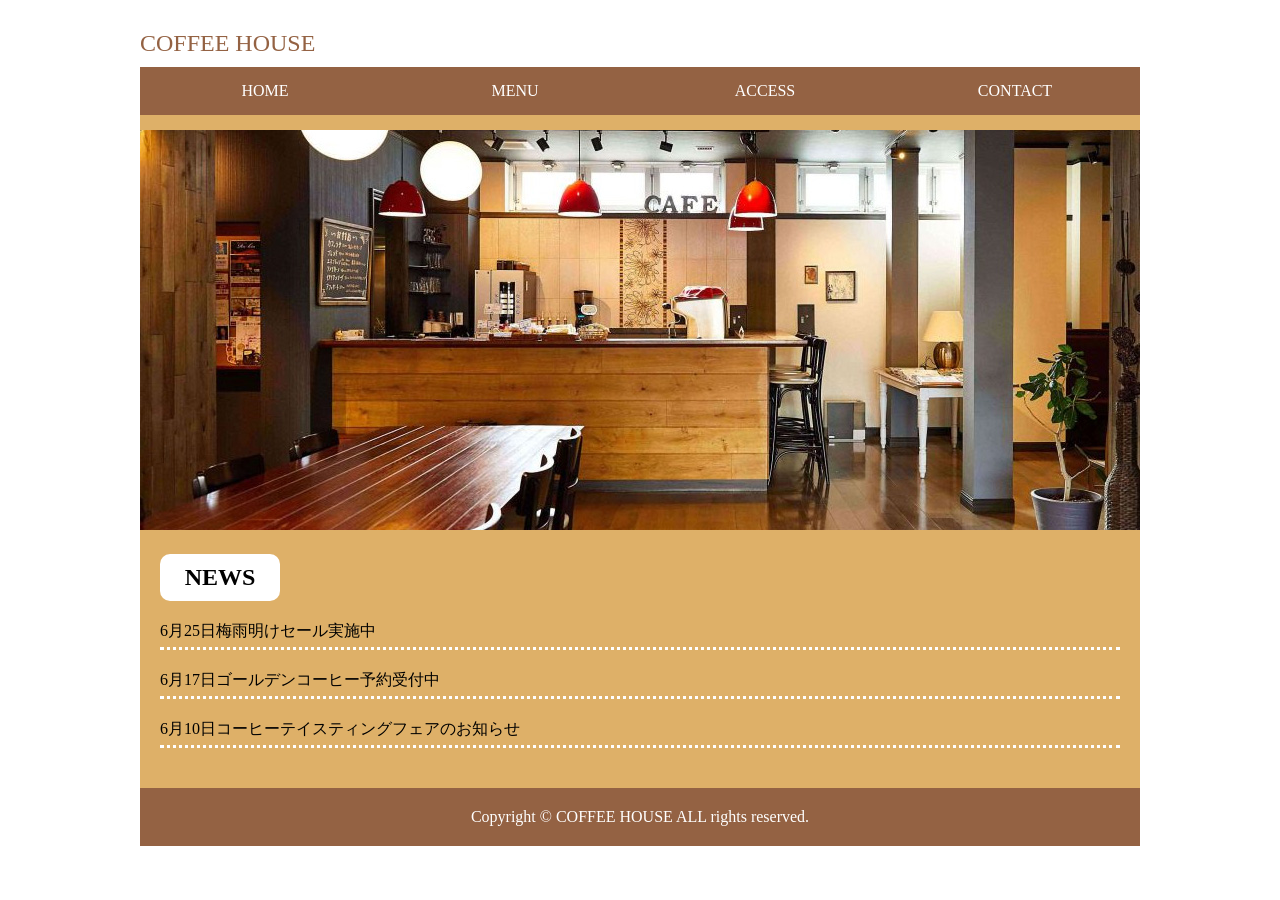
<file: coffee-house_dw/index.html>
<!doctype html>
<html>
<head>
<meta charset="utf-8">
<title>COFFEE HOUSE コーヒーハウス|大阪堺筋本町の隠れ家的カフェ</title>
<link href="style.css" rel="stylesheet" type="text/css">
</head>

<body id="index">
		<header>
	<h1>COFFEE HOUSE</h1>
				<nav>
				<ul>
					<li><a href="index.html">HOME</a></li>
					<li><a href="menu.html">MENU</a></li>
					<li><a href="access.html">ACCESS</a></li>
					<li><a href="contact.html">CONTACT</a></li>
				</ul>
			</nav>
	
	</header>
<main>
		<img src="img/top.jpg" alt="店内の画像">
		<h2>NEWS</h2>
		<ul>
			<li><time datetime="2021-06-25">6月25日</time>梅雨明けセール実施中</li>
			<li><time datetime="2021-06-17">6月17日</time>ゴールデンコーヒー予約受付中</li>
			<li><time datetime="2021-06-10">6月10日</time>コーヒーテイスティングフェアのお知らせ</li>
		</ul>
	</main>
	<footer>
	<address>Copyright &copy; COFFEE HOUSE ALL rights reserved.</address>
	</footer>
</body>
</html>
</file>
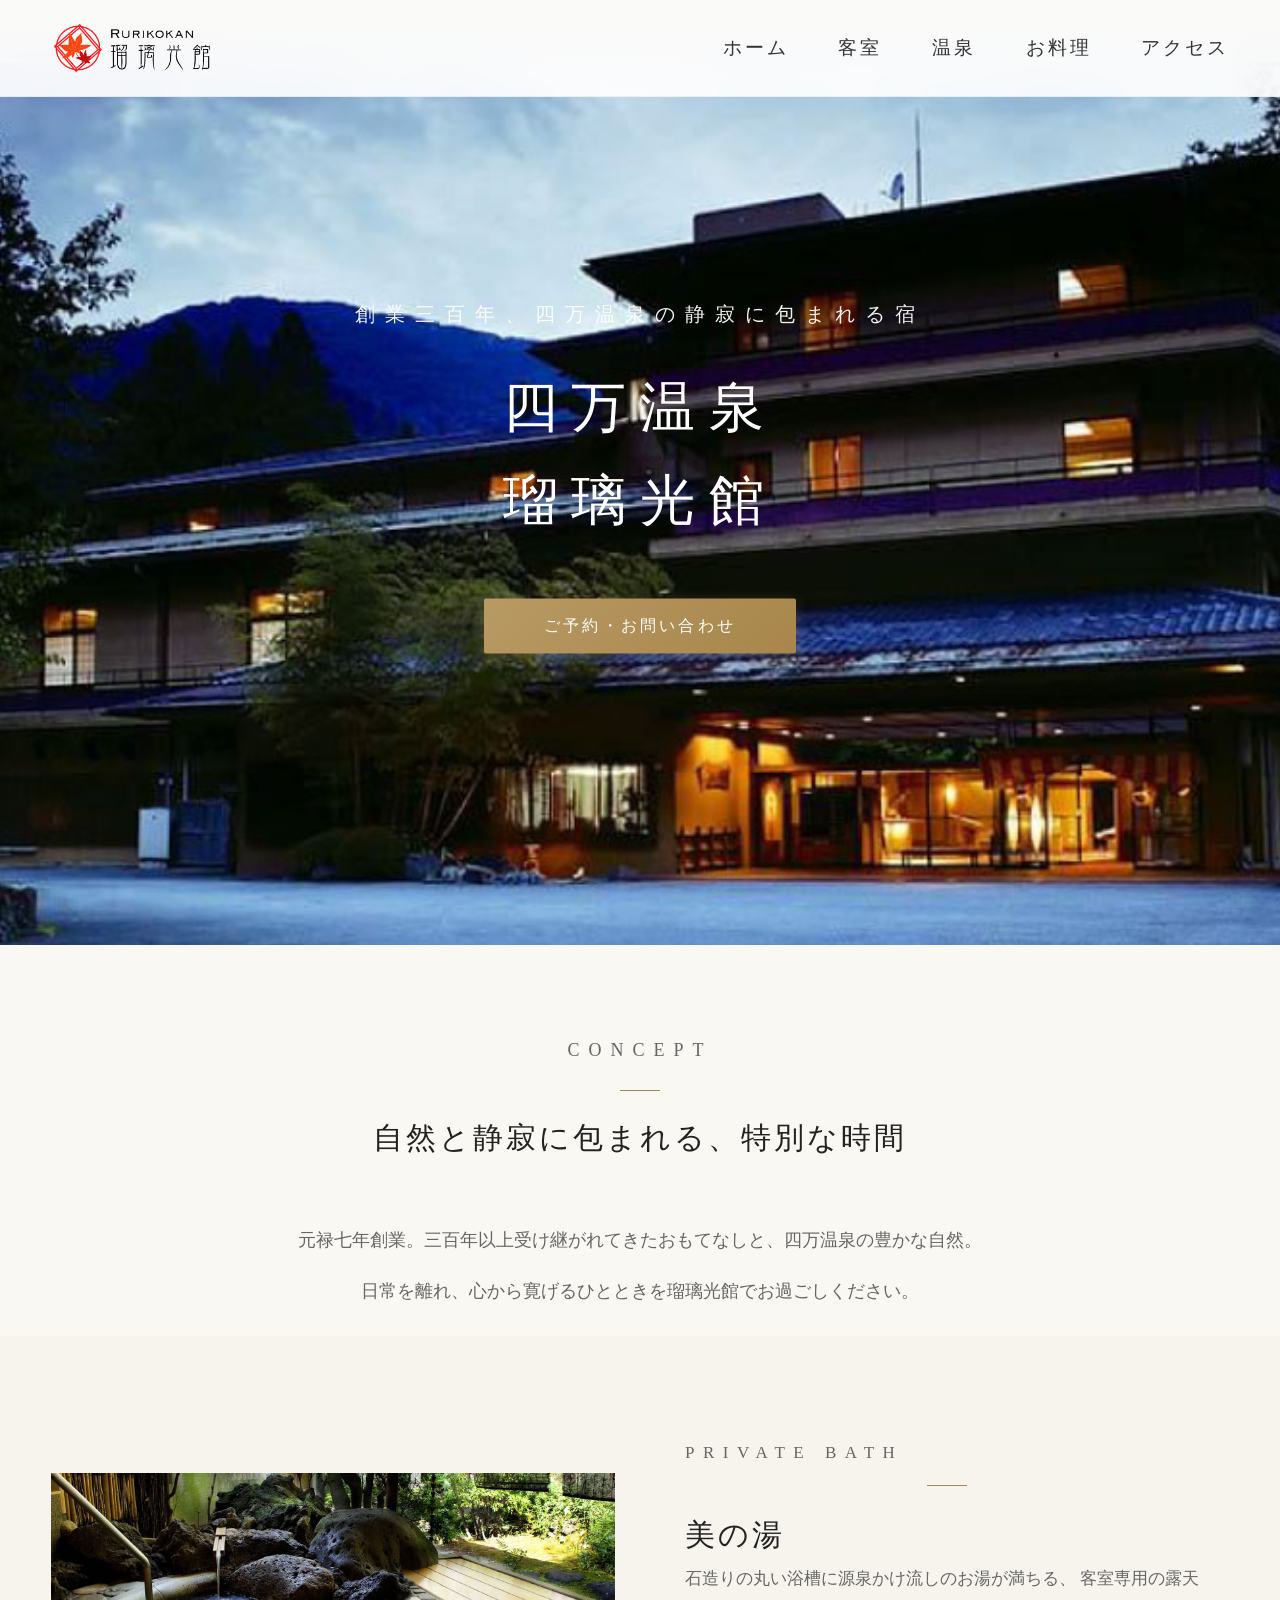
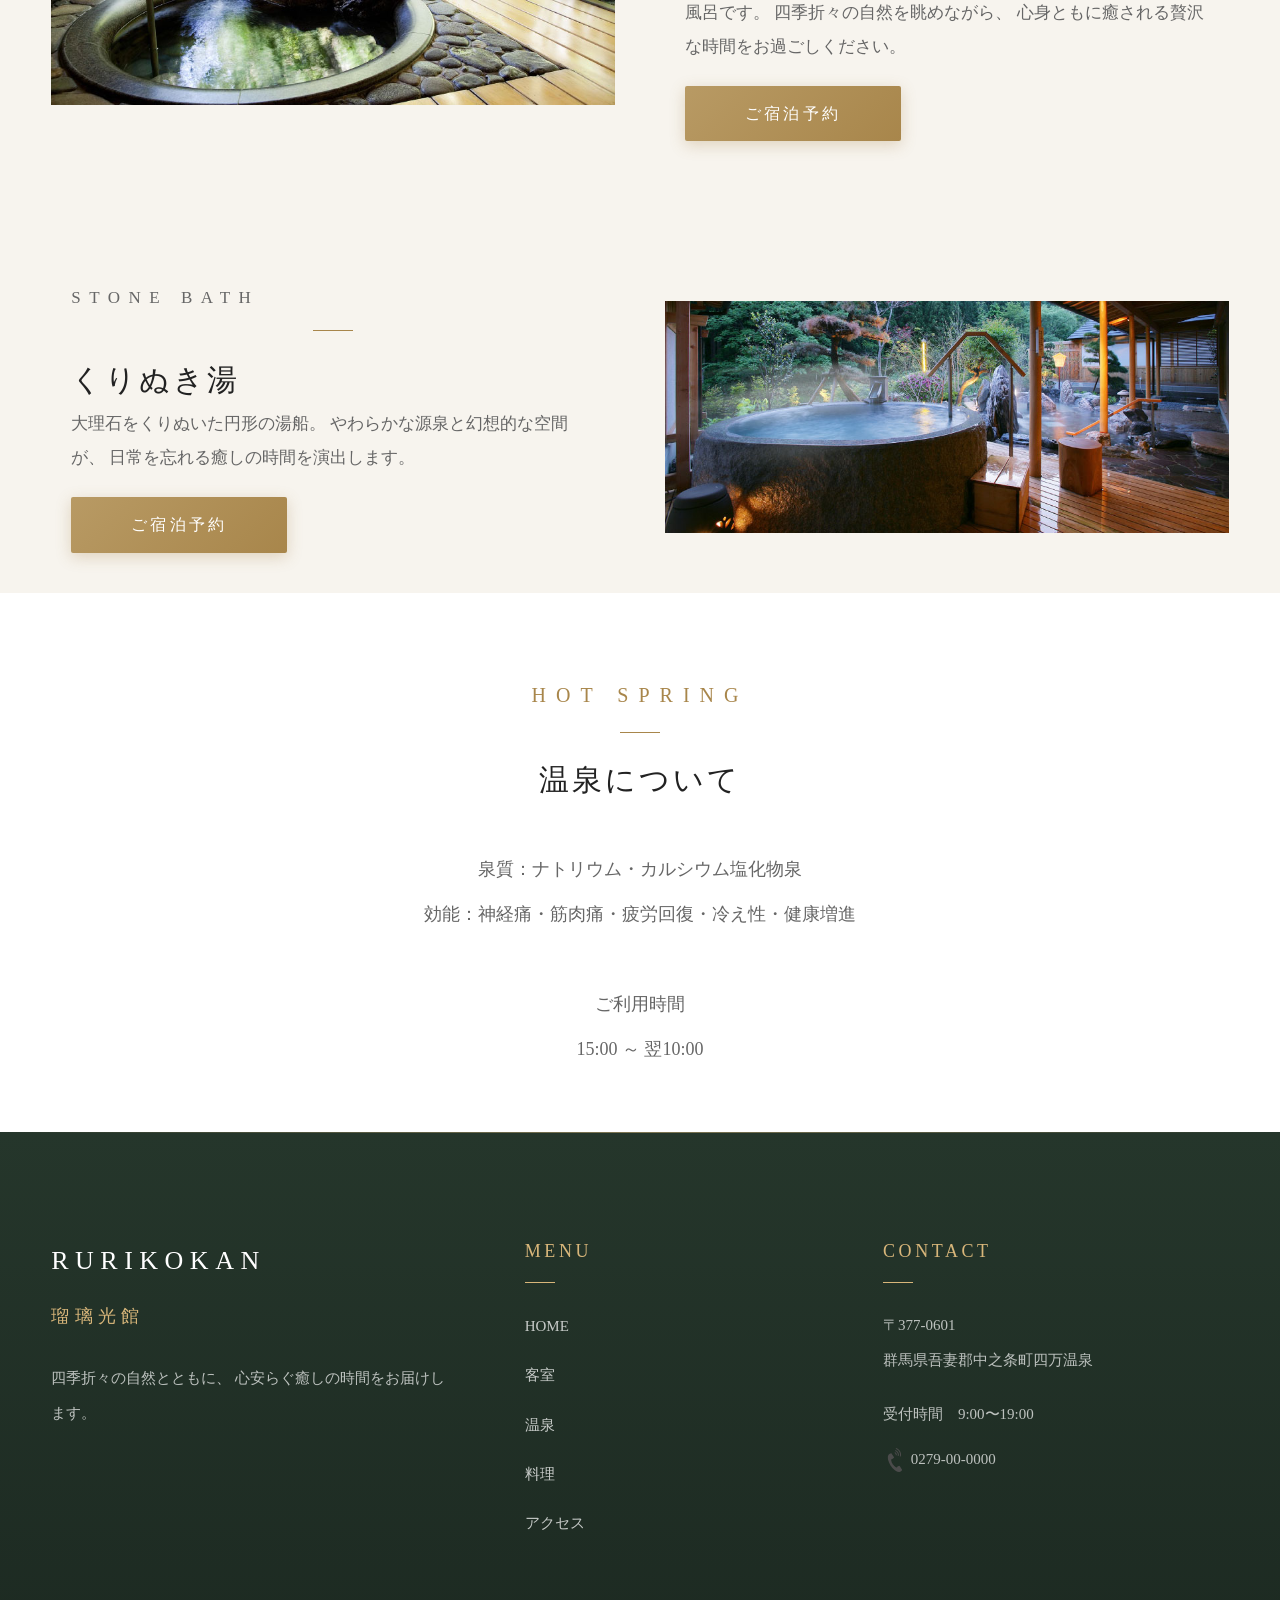
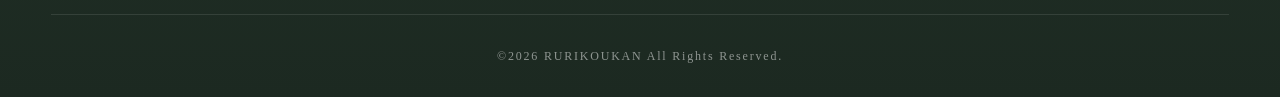
<file: rurikoukan/index.html>
<!DOCTYPE html>
<html lang="ja">
<head>
    <meta charset="UTF-8">
    <meta name="viewport" content="width=device-width, initial-scale=1.0">
    <title>四万温泉 瑠璃光館【公式】</title>
    <link rel="stylesheet" href="css/style.css">
    <!-- Google Fonts等 -->
</head>
<body>
    <header id="header">
        <div class="container header-inner">
            <a href="index.html" class="logo"><img src="img/logo.png" alt="瑠璃光館"></a>
            <nav class="pc-nav">
                <ul>
                    <li><a href="index.html">ホーム</a></li>
                    <li><a href="rooms.html">客室</a></li>
                    <li><a href="spa.html">温泉</a></li>
                    <li><a href="dishes.html">お料理</a></li>
                    <li><a href="access_contact.html">アクセス</a></li>
                </ul>
            </nav>
            <button class="hamburger"><span></span><span></span><span></span></button>
        </div>
    </header>

    <div class="drawer-overlay"></div>

    <div class="drawer">
        <ul>
            <li><a href="index.html">ホーム</a></li>
            <li><a href="rooms.html">客室</a></li>
            <li><a href="spa.html">温泉</a></li>
            <li><a href="dishes.html">お料理</a></li>
            <li><a href="access_contact.html">アクセス</a></li>
        </ul>
    </div>

    <main>

    <section class="hero">
        <img src="img/top_img.jpg" alt="四万温泉 瑠璃光館">
        <canvas id="heroCanvas"></canvas>
        <div class="hero-text">
            <p class="sub">創業三百年、四万温泉の静寂に包まれる宿</p>
            <h1>四万温泉<br>瑠璃光館</h1>
            <a href="access_contact.html" class="btn">ご予約・お問い合わせ</a>
        </div>
    </section>

    <section class="concept fade">
        <div class="container">
            <p class="section-en">Concept</p>
            <h2>自然と静寂に包まれる、特別な時間</h2>
            <p>元禄七年創業。三百年以上受け継がれてきたおもてなしと、四万温泉の豊かな自然。<br>日常を離れ、心から寛げるひとときを瑠璃光館でお過ごしください。</p>
        </div>
    </section>

    <section class="spa fade">
        <div class="container grid-2">
            <div class="image">
                <img src="img/spa_img4.jpg" alt="美の湯">
            </div>
            <div class="text">
                <p class="section-en">Private Bath</p>
                <h2>美の湯</h2>
                <p>
                    石造りの丸い浴槽に源泉かけ流しのお湯が満ちる、
                    客室専用の露天風呂です。
                    四季折々の自然を眺めながら、
                    心身ともに癒される贅沢な時間をお過ごしください。
                </p>
                <a href="#" class="btn">ご宿泊予約</a>
            </div>
        </div>
    </section>

    <section class="spa reverse fade">
        <div class="container grid-2">
            <div class="image">
                <img src="img/spa_img5.jpg" alt="くりぬき湯">
            </div>
            <div class="text">
                <p class="section-en">Stone Bath</p>
                <h2>くりぬき湯</h2>
                <p>
                    大理石をくりぬいた円形の湯船。
                    やわらかな源泉と幻想的な空間が、
                    日常を忘れる癒しの時間を演出します。
                </p>
                <a href="#" class="btn">ご宿泊予約</a>
            </div>
        </div>
    </section>

    <section class="access fade">
        <div class="container">
            <p class="section-en">Hot Spring</p>
            <h2>温泉について</h2>
            <p class="address">
                泉質：ナトリウム・カルシウム塩化物泉<br>
                効能：神経痛・筋肉痛・疲労回復・冷え性・健康増進<br><br>
                ご利用時間<br>
                15:00 ～ 翌10:00
            </p>
        </div>
    </section>

    </main>

    <footer>
        <div class="container footer-grid">
           <div>
    <a href="index.html" class="footer-brand">
        <span class="footer-brand-en">RURIKOKAN</span>
        <span class="footer-brand-jp">瑠璃光館</span>
    </a>
    <p>
        四季折々の自然とともに、
        心安らぐ癒しの時間をお届けします。
    </p>
</div>

            <div>
                <h3>Menu</h3>
                <ul class="footer-nav">
                    <li><a href="index.html">HOME</a></li>
                    <li><a href="rooms.html">客室</a></li>
                    <li><a href="spa.html">温泉</a></li>
                    <li><a href="dishes.html">料理</a></li>
                    <li><a href="access_contact.html">アクセス</a></li>
                </ul>
            </div>

            <div>
                <h3>Contact</h3>
                <p>
                    〒377-0601<br>
                    群馬県吾妻郡中之条町四万温泉
                </p>
                <p style="margin-top:20px;">
                    受付時間　9:00〜19:00
                </p>
                <p style="margin-top:10px;">
                    <a href="tel:0279000000">
                        <img src="img/tel2.png" alt="電話" style="width:24px;display:inline;vertical-align:middle;">
                        0279-00-0000
                    </a>
                </p>
            </div>
        </div>

        <small>&copy;2026 RURIKOUKAN All Rights Reserved.</small>
    </footer>

    <script src="js/main.js"></script>
</body>
</html>
</file>
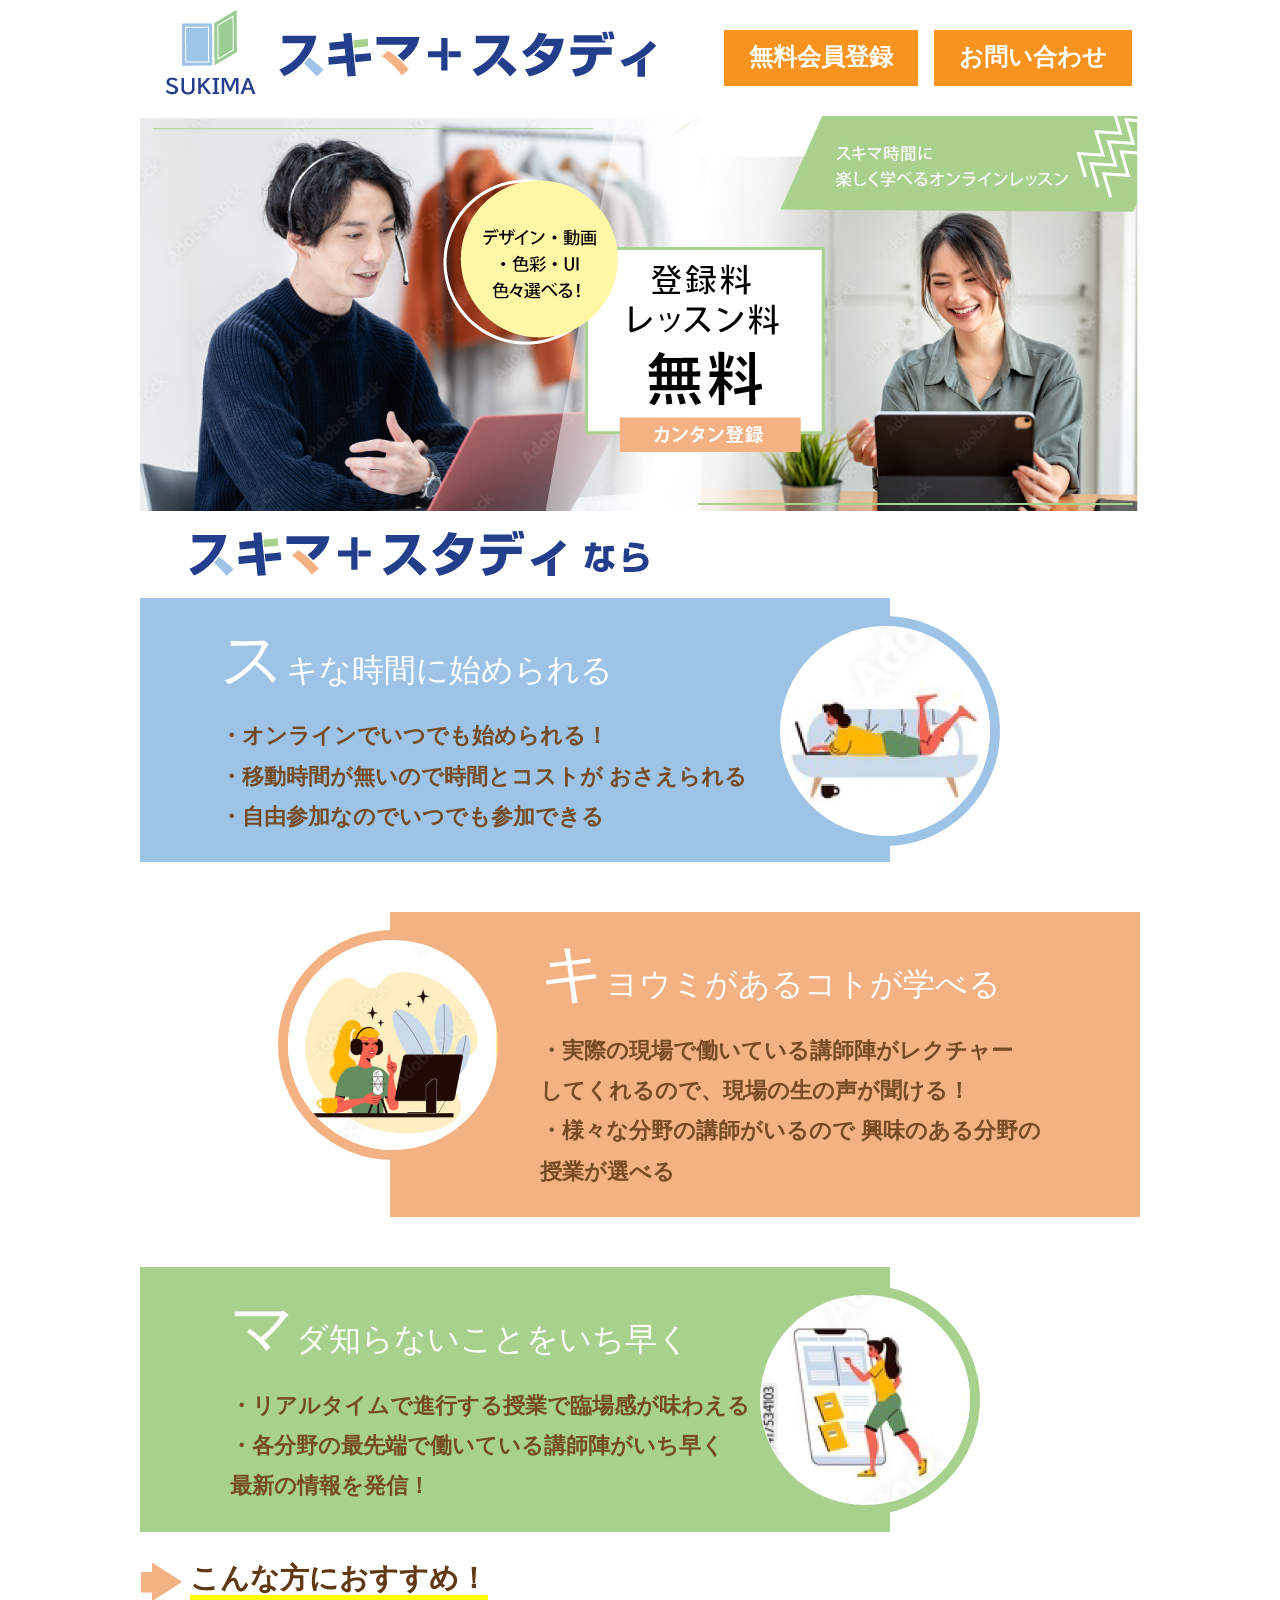
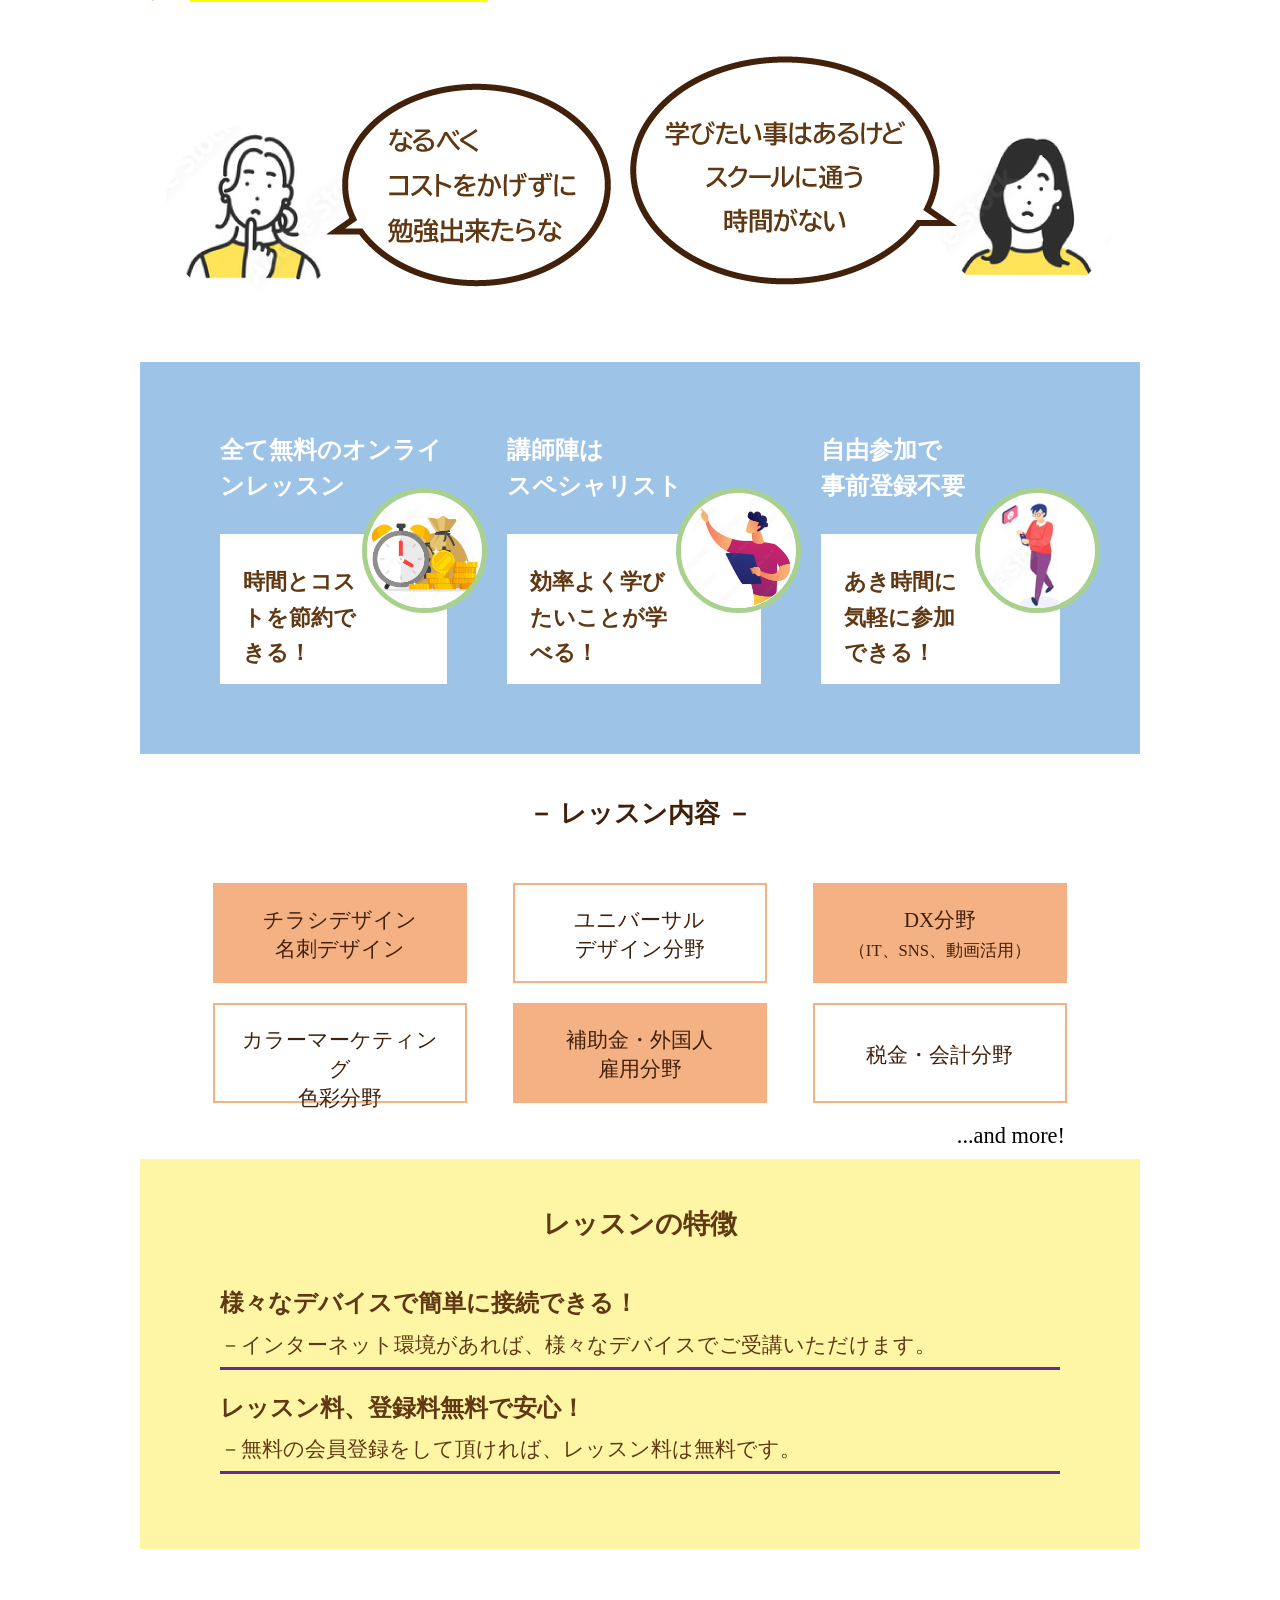
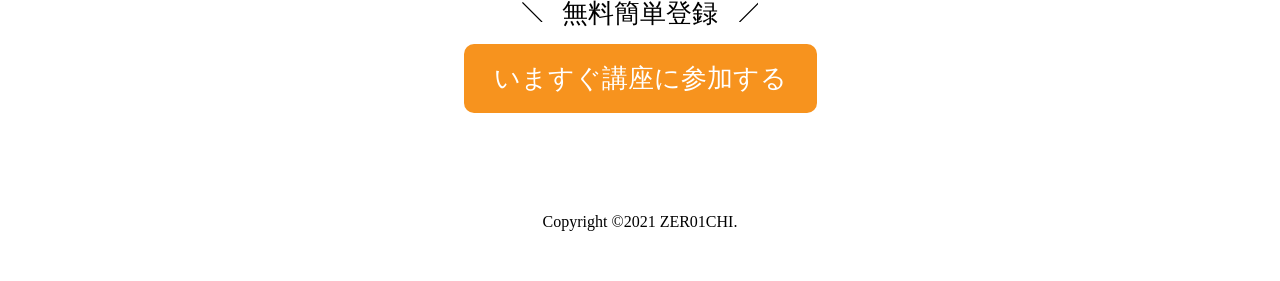
<file: sukima/index.html>
<!doctype html>
<html>
<head>
<meta charset="utf-8">
<title>無料のオンラインレッスン｜スキマ+スタディ</title>
<link href="css/reset.css" rel="stylesheet" type="text/css">
<link href="css/style.css" rel="stylesheet" type="text/css">
	<link rel="icon" type="image/x-icon" href="img/fav.png">
	<meta name="viewport" content="width=device-width, initial-scale=1.0">
</head>

<body>
<header>
	<div class="hd_pc">
  <div class="logo_box"><img src="img/sukima_logo.jpg" alt="スキマスタディ"></div>
  <div>
    <ul  class="btn">
      <li><a href="https://peatix.com/?lang=ja">無料会員登録</a></li>
      <li><a href="#contact">お問い合わせ</a></li>
    </ul>
  </div>
</div>
	
		<div class="hd_sp">
  <div><img src="img/logo_sp.jpg" alt="スキマスタディ" ></div>
  <div>
    <ul  class="btn">
      <li><a href="https://peatix.com/?lang=ja">無料会員登録</a></li>
      <li><a href="#contact">お問い合わせ</a></li>
    </ul>
  </div>
	</div>
</header>	
	
<p><img src="img/main_img.jpg" alt="スキマスタディならデザイン・動画・色彩・UIなど色々なオンラインレッスンが無料で受講できます！" class="main_img"></p>
<p><img src="img/sukima_nara.jpg" alt="スキマスタディなら" class="sukima_nara"></p>
<div class="clearfix">
  <section class="box1">
    <h2>スキな時間に始められる</h2>
    <p>・オンラインでいつでも始められる！<br>
      ・移動時間が無いので時間とコストが
      おさえられる<br>
      ・自由参加なのでいつでも参加できる</p>
    <p><img src="img/icon_1.jpg" alt="画像" class="img_1"></p>
  </section>
  <section class="box2">
    <h2>キヨウミがあるコトが学べる</h2>
    <p>・実際の現場で働いている講師陣がレクチャー<br>
      してくれるので、現場の生の声が聞ける！<br>
      ・様々な分野の講師がいるので
      興味のある分野の<br>
      授業が選べる</p>
    <p><img src="img/icon_2.jpg" alt="画像" class="img_2"></p>
  </section>
  <section class="box3">
    <h2>マダ知らないことをいち早く</h2>
    <p>・リアルタイムで進行する授業で臨場感が味わえる<br>
      ・各分野の最先端で働いている講師陣がいち早く<br>
      最新の情報を発信！</p>
    <p><img src="img/icon_3.jpg" alt="画像" class="img_3"></p>
  </section>
</div>
<div class="recomend"> <span><img src="img/arrow.png" alt="矢印"></span>
  <h2>こんな方におすすめ！</h2>
</div>
<p><img src="img/reco_img.jpg" alt="るべく
コストをかげずに
勉強出来たらな、学びたい事はあるけど
スクールに通う
時間がない" class="reco_img"></p>
<div class="flex_box">
  <section class="point1">
    <h3>全て無料のオンラインレッスン</h3>
    <p>時間とコストを節約できる！</p>
    <img src="img/reco_1.jpg" alt="時計の画像"> </section>
  <section class="point2">
    <h3>講師陣は<br>
      スペシャリスト</h3>
    <p>効率よく学びたいことが学べる！</p>
    <img src="img/reco_2.jpg" alt="時計の画像"> </section>
  <section class="point3">
    <h3>自由参加で<br>
      事前登録不要</h3>
    <p>あき時間に気軽に参加できる！</p>
    <img src="img/reco_3.jpg" alt="時計の画像"> </section>
</div>
<div class="lesson">
  <h2>レッスン内容</h2>
  <ul>
    <li>チラシデザイン<br>
      名刺デザイン</li>
    <li>ユニバーサル<br>
      デザイン分野</li>
    <li>DX分野<br>
      <small>（IT、SNS、動画活用）</small></li>
    <li>カラーマーケティング<br>
      色彩分野</li>
    <li>補助金・外国人<br>
      雇用分野</li>
    <li class="pt35">税金・会計分野<br>
    </li>
  </ul>
  <p>...and more!</p>
</div>
<div class="feature">
  <h2>レッスンの特徴</h2>
  <h3>様々なデバイスで簡単に接続できる！</h3>
  <p>－インターネット環境があれば、様々なデバイスでご受講いただけます。</p>
  <h3>レッスン料、登録料無料で安心！</h3>
  <p>－無料の会員登録をして頂ければ、レッスン料は無料です。</p>
</div>
<div class="touroku">
  <p>無料簡単登録</p>
  <a href="https://peatix.com/?lang=ja">いますぐ講座に参加する</a> </div>

<footer>
  <p>Copyright ©2021 ZER01CHI.</p>
</footer>
</body>
</html>
</file>
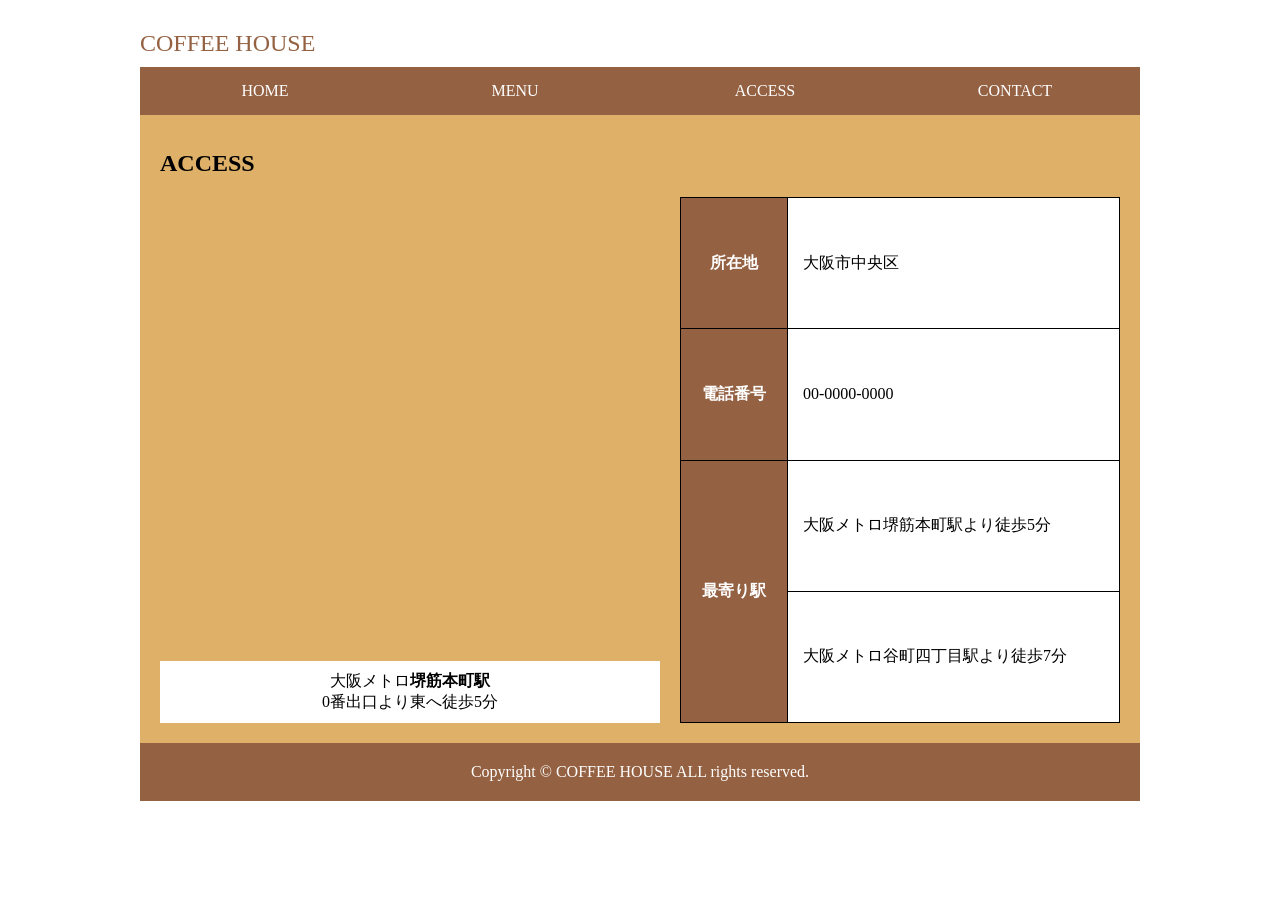
<file: coffee-house_dw/access.html>
<!doctype html>
<html>
<head>
<meta charset="utf-8">
<title>ACCESS|COFFEE HOUSE コーヒーハウス 大阪堺筋本町の隠れ家的カフェ</title>
<link href="style.css" rel="stylesheet" type="text/css">
</head>

<body id="access">
		<header>
	<h1>COFFEE HOUSE</h1>
				<nav>
				<ul>
					<li><a href="index.html">HOME</a></li>
					<li><a href="menu.html">MENU</a></li>
					<li><a href="access.html">ACCESS</a></li>
					<li><a href="contact.html">CONTACT</a></li>
				</ul>
			</nav>
	
	</header>
<main>
		<h2>ACCESS</h2>
		<div class="contents">
			<figure>
				<iframe src="https://www.google.com/maps/embed?pb=!1m14!1m8!1m3!1d13123.488596990608!2d135.5107227!3d34.6831761!3m2!1i1024!2i768!4f13.1!3m3!1m2!1s0x0%3A0xac6711a8d7883d56!2z44OT44K444ON44K577yG44Kr44Op44O844K544Kv44O844OrIOiJsuW9qeiIjuOCveODquODpeODvOOCt-ODp-ODsw!5e0!3m2!1sja!2sjp!4v1621831330875!5m2!1sja!2sjp" width="500" height="450" style="border:0;" allowfullscreen="" loading="lazy"></iframe>
				<figcaption>大阪メトロ<b>堺筋本町駅</b><br>0番出口より東へ徒歩5分</figcaption>
			</figure>
			<table>
		<tbody>
				<tr>
						<th scope="row">所在地</th>
						<td>大阪市中央区</td>
				</tr>
				<tr>
						<th scope="row">電話番号</th>
						<td>00-0000-0000</td>
				</tr>
				<tr>
						<th rowspan="2" scope="row">最寄り駅</th>
						<td>大阪メトロ堺筋本町駅より徒歩5分</td>
				</tr>
				<tr>
						<td>大阪メトロ谷町四丁目駅より徒歩7分</td>
				</tr>
		</tbody>
</table>

	</div>
	</main>
	<footer>
	<address>Copyright &copy; COFFEE HOUSE ALL rights reserved.</address>
	</footer>
</body>
</html>
</file>
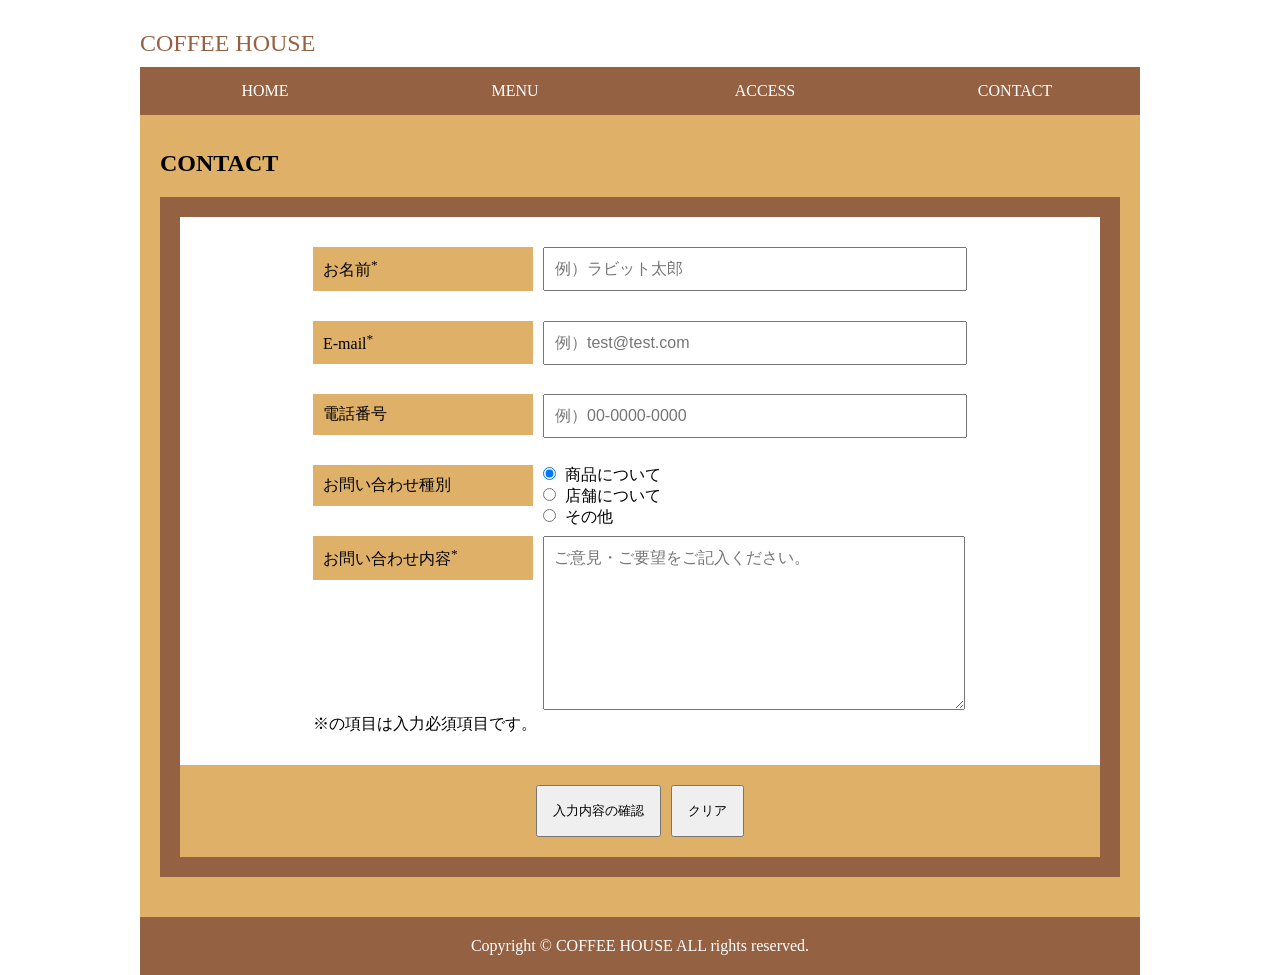
<file: coffee-house_dw/contact.html>
<!doctype html>
<html>
<head>
<meta charset="utf-8">
<title>CONTACT|COFFEE HOUSE コーヒーハウス 大阪堺筋本町の隠れ家的カフェ</title>
<link href="style.css" rel="stylesheet" type="text/css">
</head>

<body id="contact">
<header>
		<h1>COFFEE HOUSE</h1>
		<nav>
				<ul>
						<li><a href="index.html">HOME</a></li>
						<li><a href="menu.html">MENU</a></li>
						<li><a href="access.html">ACCESS</a></li>
						<li><a href="contact.html">CONTACT</a></li>
				</ul>
		</nav>
</header>
<main>
		<h2>CONTACT</h2>
		<form action="#">
				<div>
						<table>
								<caption>
								※の項目は入力必須項目です。
								</caption>
								<tbody>
										<tr>
												<th scope="row"><label for="name">お名前<sup>*</sup></label></th>
												<td><input name="name" type="text" required="required" id="name" placeholder="例）ラビット太郎"></td>
										</tr>
										<tr>
												<th scope="row"><label for="email">E-mail<sup>*</sup></label></th>
												<td><input name="email" type="email" required="required" id="email" placeholder="例）test@test.com"></td>
										</tr>
										<tr>
												<th scope="row"><label for="tel">電話番号</label></th>
												<td><input name="tel" type="tel" id="tel" placeholder="例）00-0000-0000"></td>
										</tr>
										<tr>
												<th scope="row"><label>お問い合わせ種別</label></th>
												<td><label>
														<input name="kind" type="radio" value="0" checked="checked">
														商品について</label><br>
														
														<label>
																<input type="radio" name="kind" value="1">
																店舗について</label><br>
														
														<label>
																<input type="radio" name="kind" value="2">
																その他</label></td>
										</tr>
										<tr>
												<th scope="row"><label for="message">お問い合わせ内容<sup>*</sup></label></th>
												<td><textarea name="message" cols="30" rows="10" required="required" id="message" placeholder="ご意見・ご要望をご記入ください。"></textarea></td>
										</tr>
								</tbody>
						</table>
						<div>
								<input type="submit" value="入力内容の確認"><input type="reset" value="クリア">
						</div>
				</div>
			
		</form>
</main>
<footer>
		<address>
		Copyright &copy; COFFEE HOUSE ALL rights reserved.
		</address>
</footer>
</body>
</html>
</file>
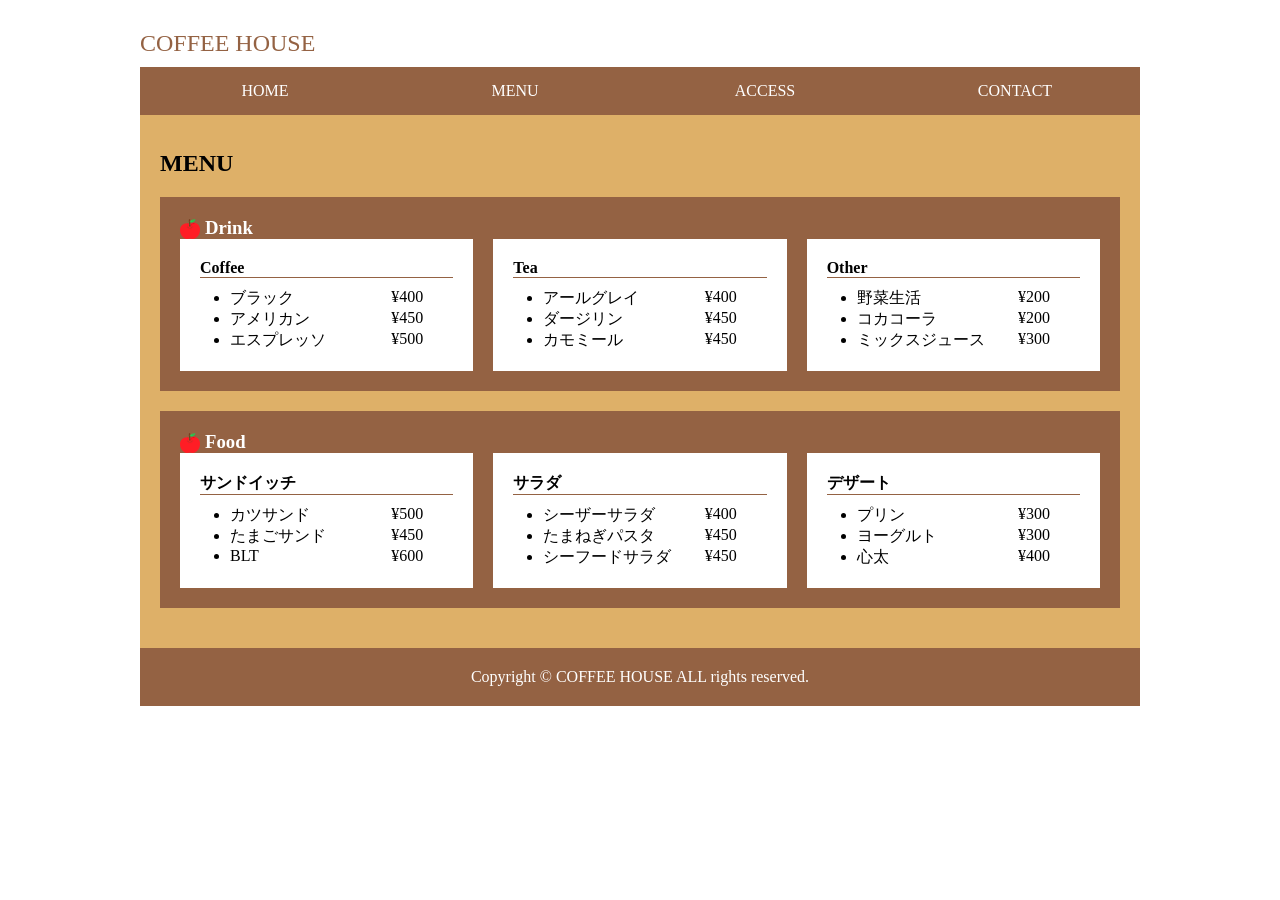
<file: coffee-house_dw/menu.html>
<!doctype html>
<html>
<head>
<meta charset="utf-8">
<title>MENU|COFFEE HOUSE コーヒーハウス 大阪堺筋本町の隠れ家的カフェ</title>
<link href="style.css" rel="stylesheet" type="text/css">
</head>

<body id="menu">
<header>
		<h1>COFFEE HOUSE</h1>
		<nav>
				<ul>
						<li><a href="index.html">HOME</a></li>
						<li><a href="menu.html">MENU</a></li>
						<li><a href="access.html">ACCESS</a></li>
						<li><a href="contact.html">CONTACT</a></li>
				</ul>
		</nav>
</header>
<main>
		<h2>MENU</h2>
	<section>
	<h3>Drink</h3>
		<div>
		<h4>Coffee</h4>
			<ul>
			<li>ブラック<span>&yen;400</span></li>
			<li>アメリカン<span>&yen;450</span></li>
			<li>エスプレッソ<span>&yen;500</span></li>		
			</ul>
		</div>
		<div>
				<h4>Tea</h4>
				<ul>
						<li>アールグレイ<span>&yen;400</span></li>
						<li>ダージリン<span>&yen;450</span></li>
						<li>カモミール<span>&yen;450</span></li>
				</ul>
		</div>
		<div>
				<h4>Other</h4>
				<ul>
						<li>野菜生活<span>&yen;200</span></li>
						<li>コカコーラ<span>&yen;200</span></li>
						<li>ミックスジュース<span>&yen;300</span></li>
				</ul>
		</div>
	</section>
	<section>
			<h3>Food</h3>
			<div>
					<h4>サンドイッチ</h4>
					<ul>
							<li>カツサンド<span>&yen;500</span></li>
							<li>たまごサンド<span>&yen;450</span></li>
							<li>BLT<span>&yen;600</span></li>
					</ul>
			</div>
			<div>
					<h4>サラダ</h4>
					<ul>
							<li>シーザーサラダ<span>&yen;400</span></li>
							<li>たまねぎパスタ<span>&yen;450</span></li>
							<li>シーフードサラダ<span>&yen;450</span></li>
					</ul>
			</div>
			<div>
					<h4>デザート</h4>
					<ul>
							<li>プリン<span>&yen;300</span></li>
							<li>ヨーグルト<span>&yen;300</span></li>
							<li>心太<span>&yen;400</span></li>
					</ul>
			</div>
	</section>
</main>
<footer>
		<address>
		Copyright &copy; COFFEE HOUSE ALL rights reserved.
		</address>
</footer>
</body>
</html>
</file>
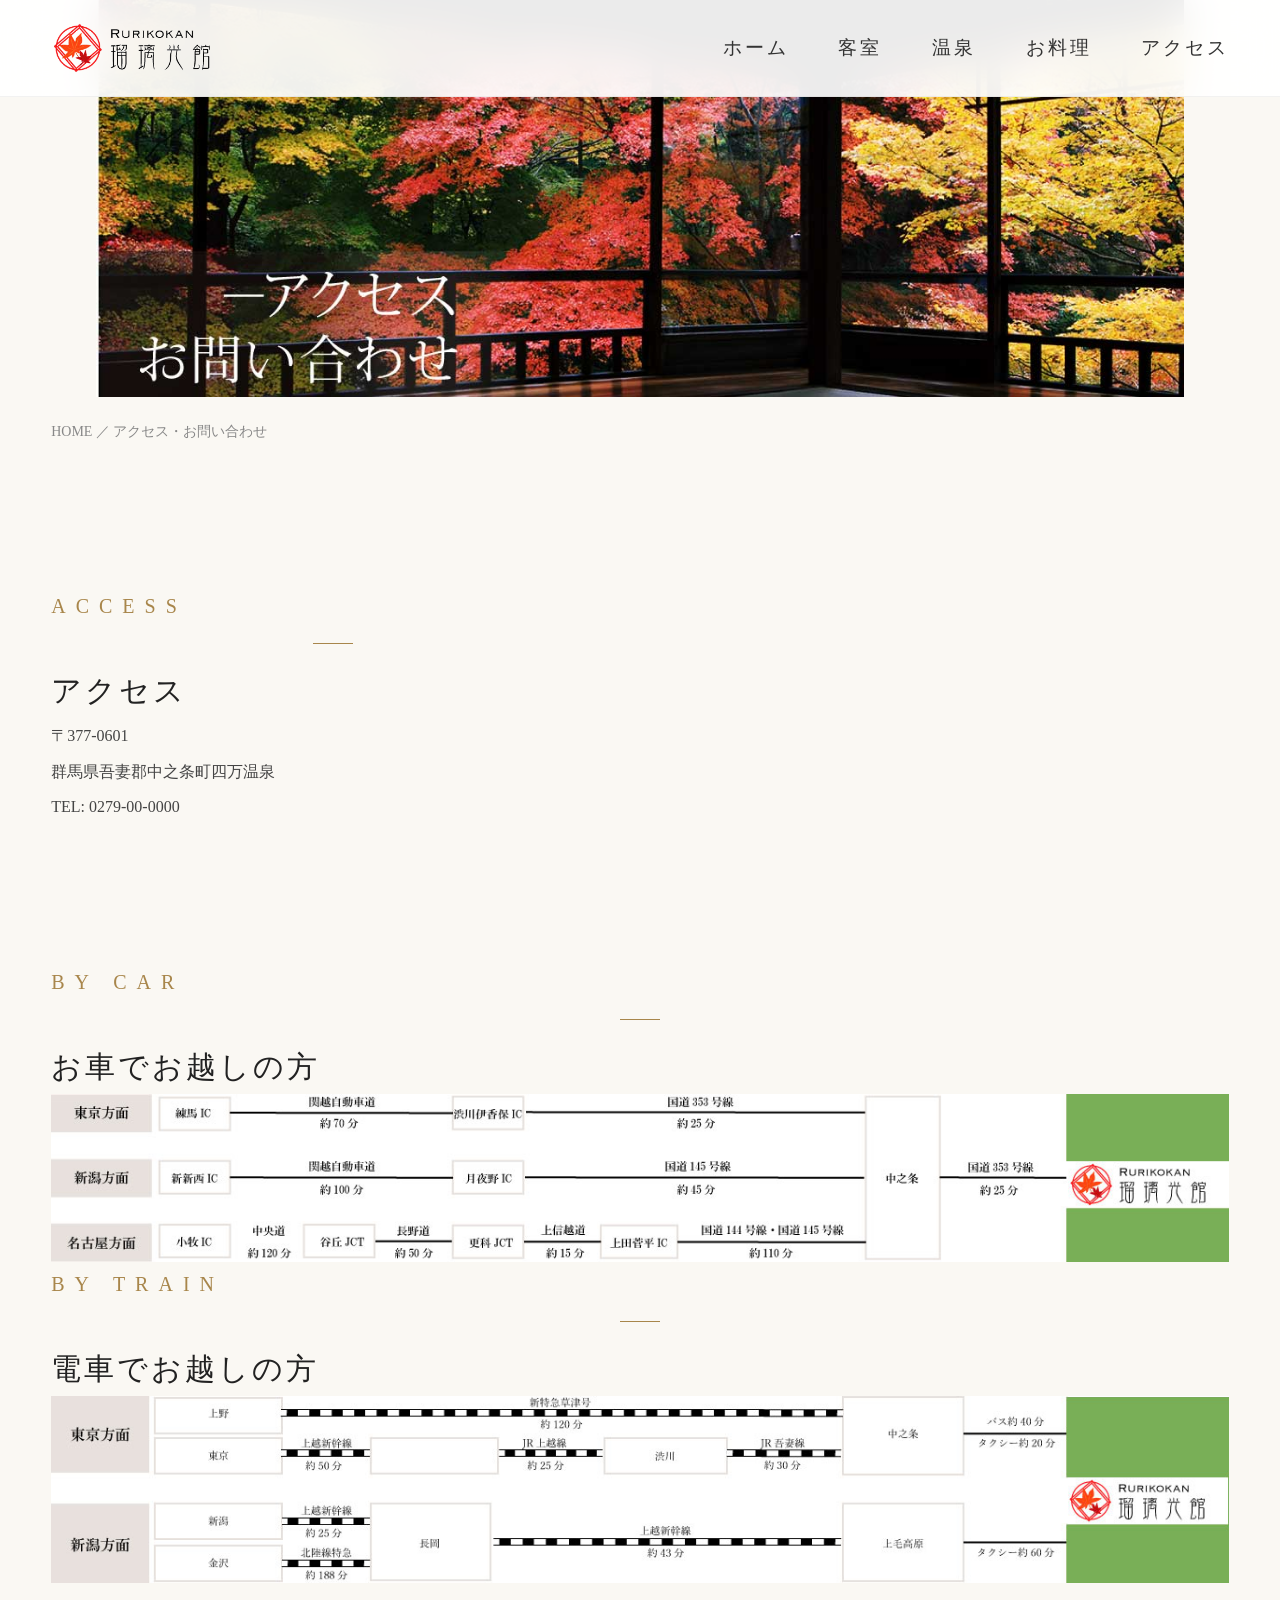
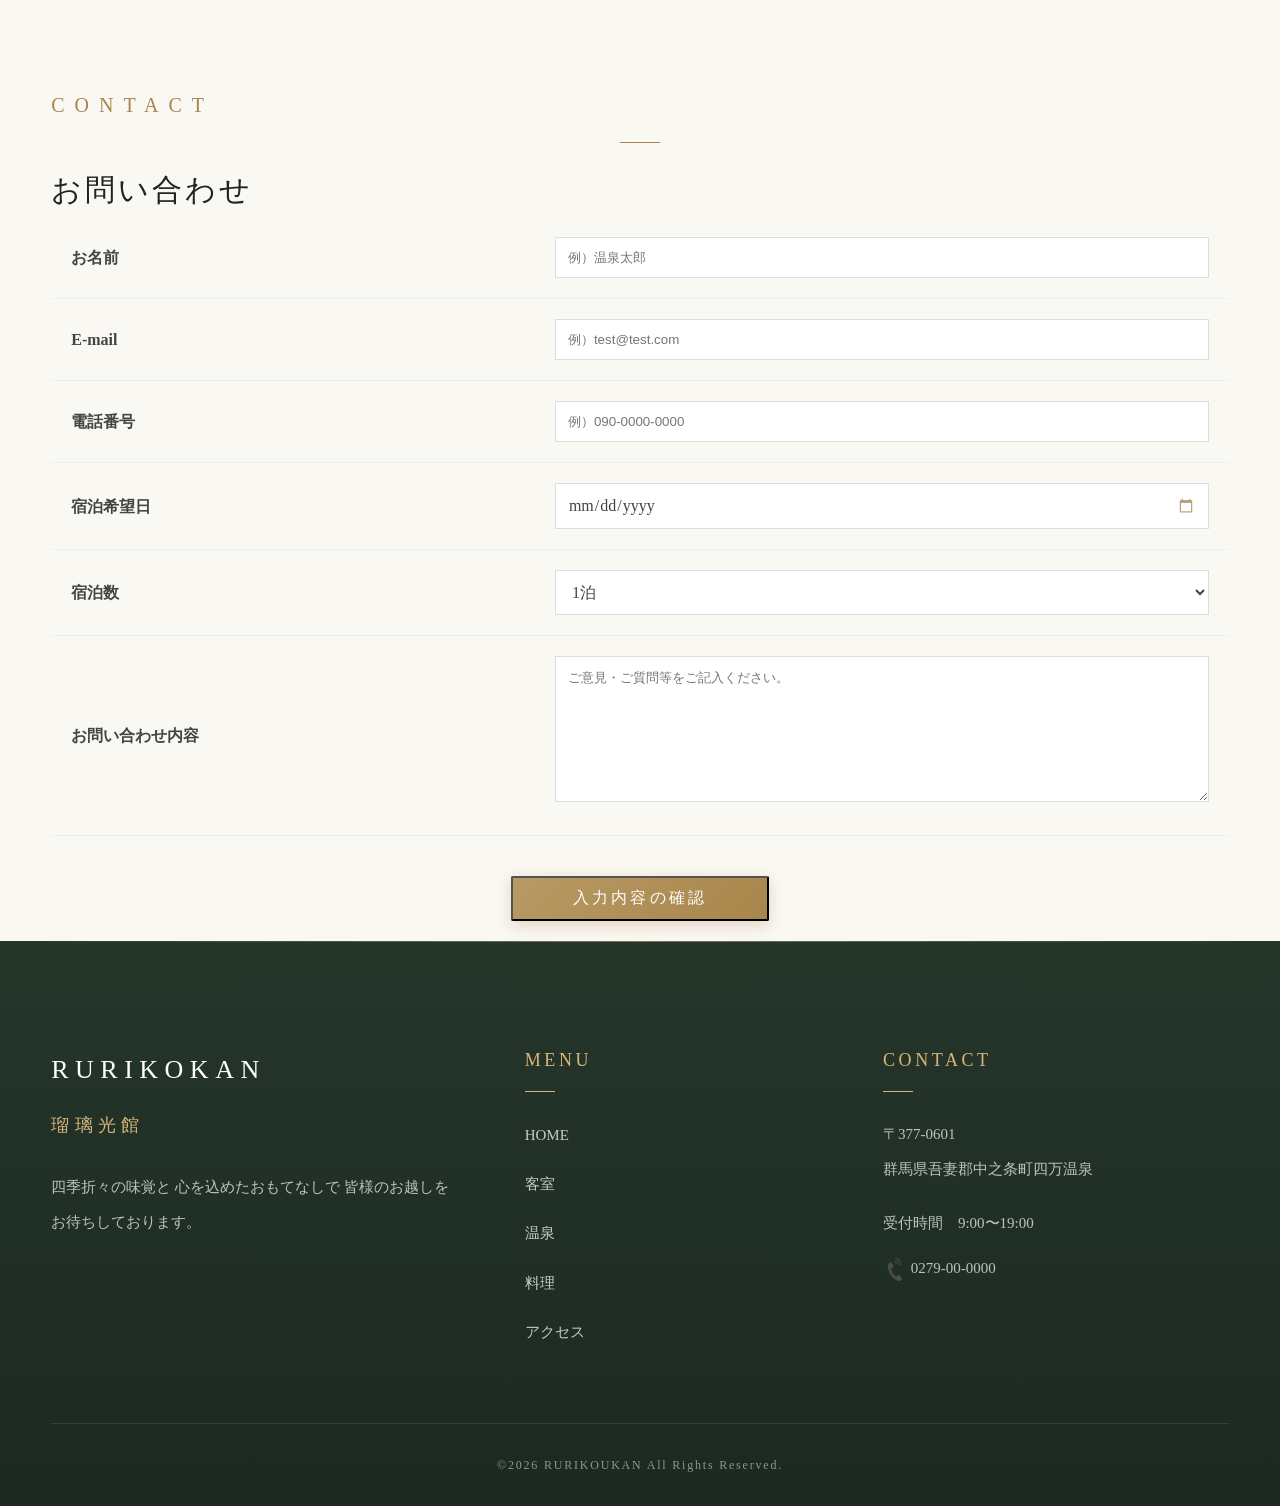
<file: rurikoukan/access_contact.html>
<!DOCTYPE html>
<html lang="ja">
<head>
    <meta charset="UTF-8">
    <meta name="viewport" content="width=device-width, initial-scale=1.0">
    <title>アクセス・お問い合わせ | 四万温泉 瑠璃光館【公式】</title>
    <link rel="stylesheet" href="css/style.css">
    <link rel="icon" href="img/fav.ico">
</head>
<body>

<header id="header">
    <div class="container header-inner">
        <a href="index.html" class="logo"><img src="img/logo.png" alt="瑠璃光館"></a>
        <nav class="pc-nav">
            <ul>
                <li><a href="index.html">ホーム</a></li>
                <li><a href="rooms.html">客室</a></li>
                <li><a href="spa.html">温泉</a></li>
                <li><a href="dishes.html">お料理</a></li>
                <li><a href="access_contact.html">アクセス</a></li>
            </ul>
        </nav>
        <button class="hamburger"><span></span><span></span><span></span></button>
    </div>
</header>

<div class="drawer-overlay"></div>

<div class="drawer">
    <ul>
        <li><a href="index.html">ホーム</a></li>
        <li><a href="rooms.html">客室</a></li>
        <li><a href="spa.html">温泉</a></li>
        <li><a href="dishes.html">お料理</a></li>
        <li><a href="access_contact.html">アクセス</a></li>
    </ul>
</div>

<main>

    <section class="hero_sub">
        <img src="img/t_access.jpg" alt="アクセス">
    </section>

    <div class="container">
        <nav class="breadcrumb">
            <a href="index.html">HOME</a> ／ アクセス・お問い合わせ
        </nav>
    </div>

    <!-- マップセクション -->
    <section class="access_map fade">
        <div class="container grid-2">
            <div class="map_conA">
                <p class="section-en">Access</p>
                <h2>アクセス</h2>
                <p class="map_add">
                    〒377-0601<br>
                    群馬県吾妻郡中之条町四万温泉<br>
                    TEL: <a href="tel:0279-00-0000">0279-00-0000</a>
                </p>
            </div>
            <div class="map_conB">
                <iframe src="https://www.google.com/maps/embed?..." width="100%" height="300" style="border:0;" allowfullscreen="" loading="lazy"></iframe>
            </div>
        </div>
    </section>

    <!-- 移動手段セクション -->
    <section class="traffic fade">
        <div class="container">
            <div class="by_car">
                <p class="section-en">By Car</p>
                <h2>お車でお越しの方</h2>
                <img src="img/access_car.jpg" alt="お車でお越しの方へ">
            </div>
            <div class="by_train">
                <p class="section-en">By Train</p>
                <h2>電車でお越しの方</h2>
                <img src="img/access_train.jpg" alt="電車でお越しの方へ">
            </div>
        </div>
    </section>

    <!-- フォームセクション -->
    <section class="contact fade">
        <div class="container">
            <p class="section-en">Contact</p>
            <h2>お問い合わせ</h2>
            <form action="#" class="contact-form">
               <table>
    <tr>
        <th><label for="name">お名前</label></th>
        <td><input name="name" type="text" id="name" required placeholder="例）温泉太郎"></td>
    </tr>
    <tr>
        <th><label for="email">E-mail</label></th>
        <td><input name="email" type="email" id="email" required placeholder="例）test@test.com"></td>
    </tr>
    <tr>
        <th><label for="tel">電話番号</label></th>
        <td><input name="tel" type="tel" id="tel" placeholder="例）090-0000-0000"></td>
    </tr>
    <tr>
        <th><label for="checkin">宿泊希望日</label></th>
        <td><input name="checkin" type="date" id="checkin"></td>
    </tr>
    <tr>
        <th><label for="nights">宿泊数</label></th>
        <td>
            <select name="nights" id="nights">
                <option value="1">1泊</option>
                <option value="2">2泊</option>
                <option value="3">3泊</option>
                <option value="4">4泊以上</option>
            </select>
        </td>
    </tr>
    <tr>
        <th><label for="message">お問い合わせ内容</label></th>
        <td><textarea name="message" id="message" rows="8" required placeholder="ご意見・ご質問等をご記入ください。"></textarea></td>
    </tr>
</table>
                <div class="form-submit">
                    <input type="submit" value="入力内容の確認" class="btn">
                </div>
            </form>
        </div>
    </section>

</main>

<footer>
    <div class="container footer-grid">

        <div>
            <a href="index.html" class="footer-brand">
                <span class="footer-brand-en">RURIKOKAN</span>
                <span class="footer-brand-jp">瑠璃光館</span>
            </a>
            <p>
                四季折々の味覚と
                心を込めたおもてなしで
                皆様のお越しをお待ちしております。
            </p>
        </div>

        <div>
            <h3>Menu</h3>
            <ul class="footer-nav">
                <li><a href="index.html">HOME</a></li>
                <li><a href="rooms.html">客室</a></li>
                <li><a href="spa.html">温泉</a></li>
                <li><a href="dishes.html">料理</a></li>
                <li><a href="access_contact.html">アクセス</a></li>
            </ul>
        </div>

        <div>
            <h3>Contact</h3>
            <p>
                〒377-0601<br>
                群馬県吾妻郡中之条町四万温泉
            </p>
            <p style="margin-top:20px;">
                受付時間　9:00〜19:00
            </p>
            <p style="margin-top:10px;">
                <a href="tel:0279000000">
                    <img src="img/tel2.png" alt="電話" style="width:24px;display:inline;vertical-align:middle;">
                    0279-00-0000
                </a>
            </p>
        </div>

    </div>

    <small>&copy;2026 RURIKOUKAN All Rights Reserved.</small>
</footer>

<script src="js/main.js"></script>
</body>
</html>
</file>
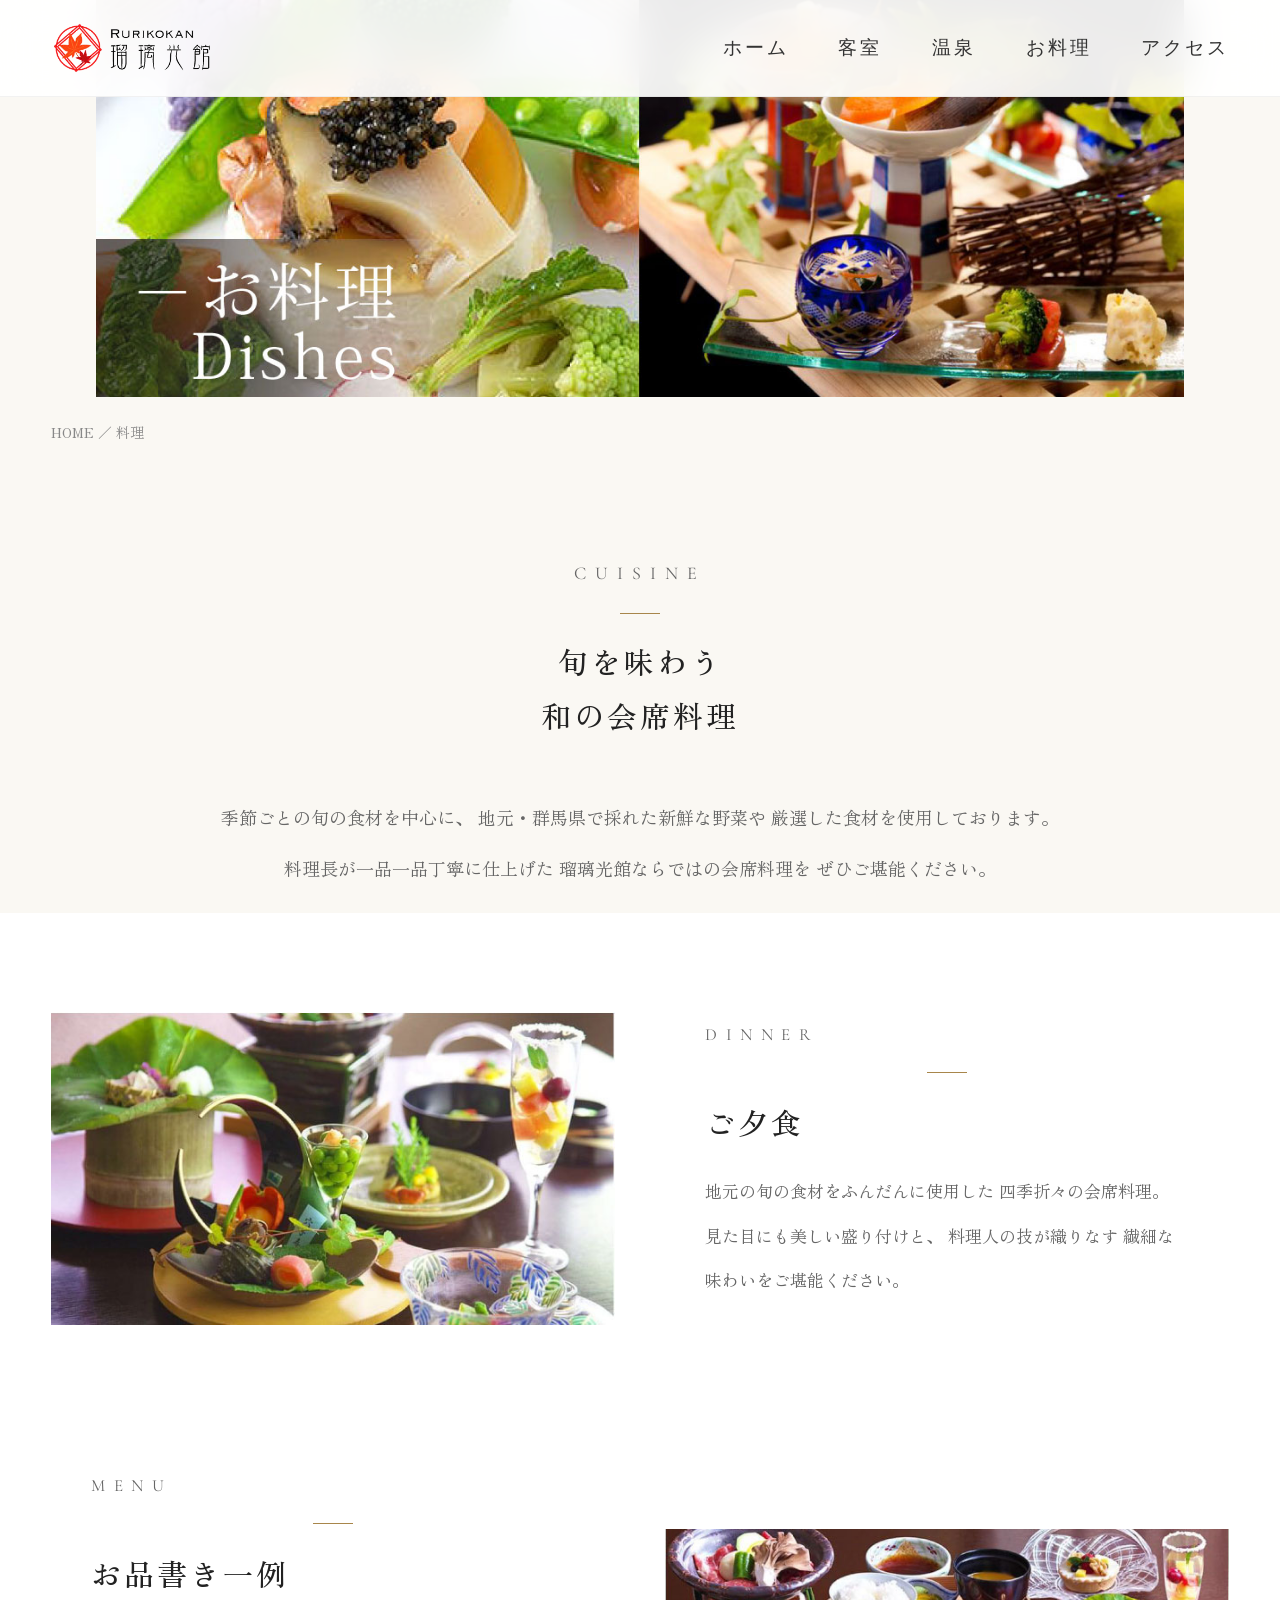
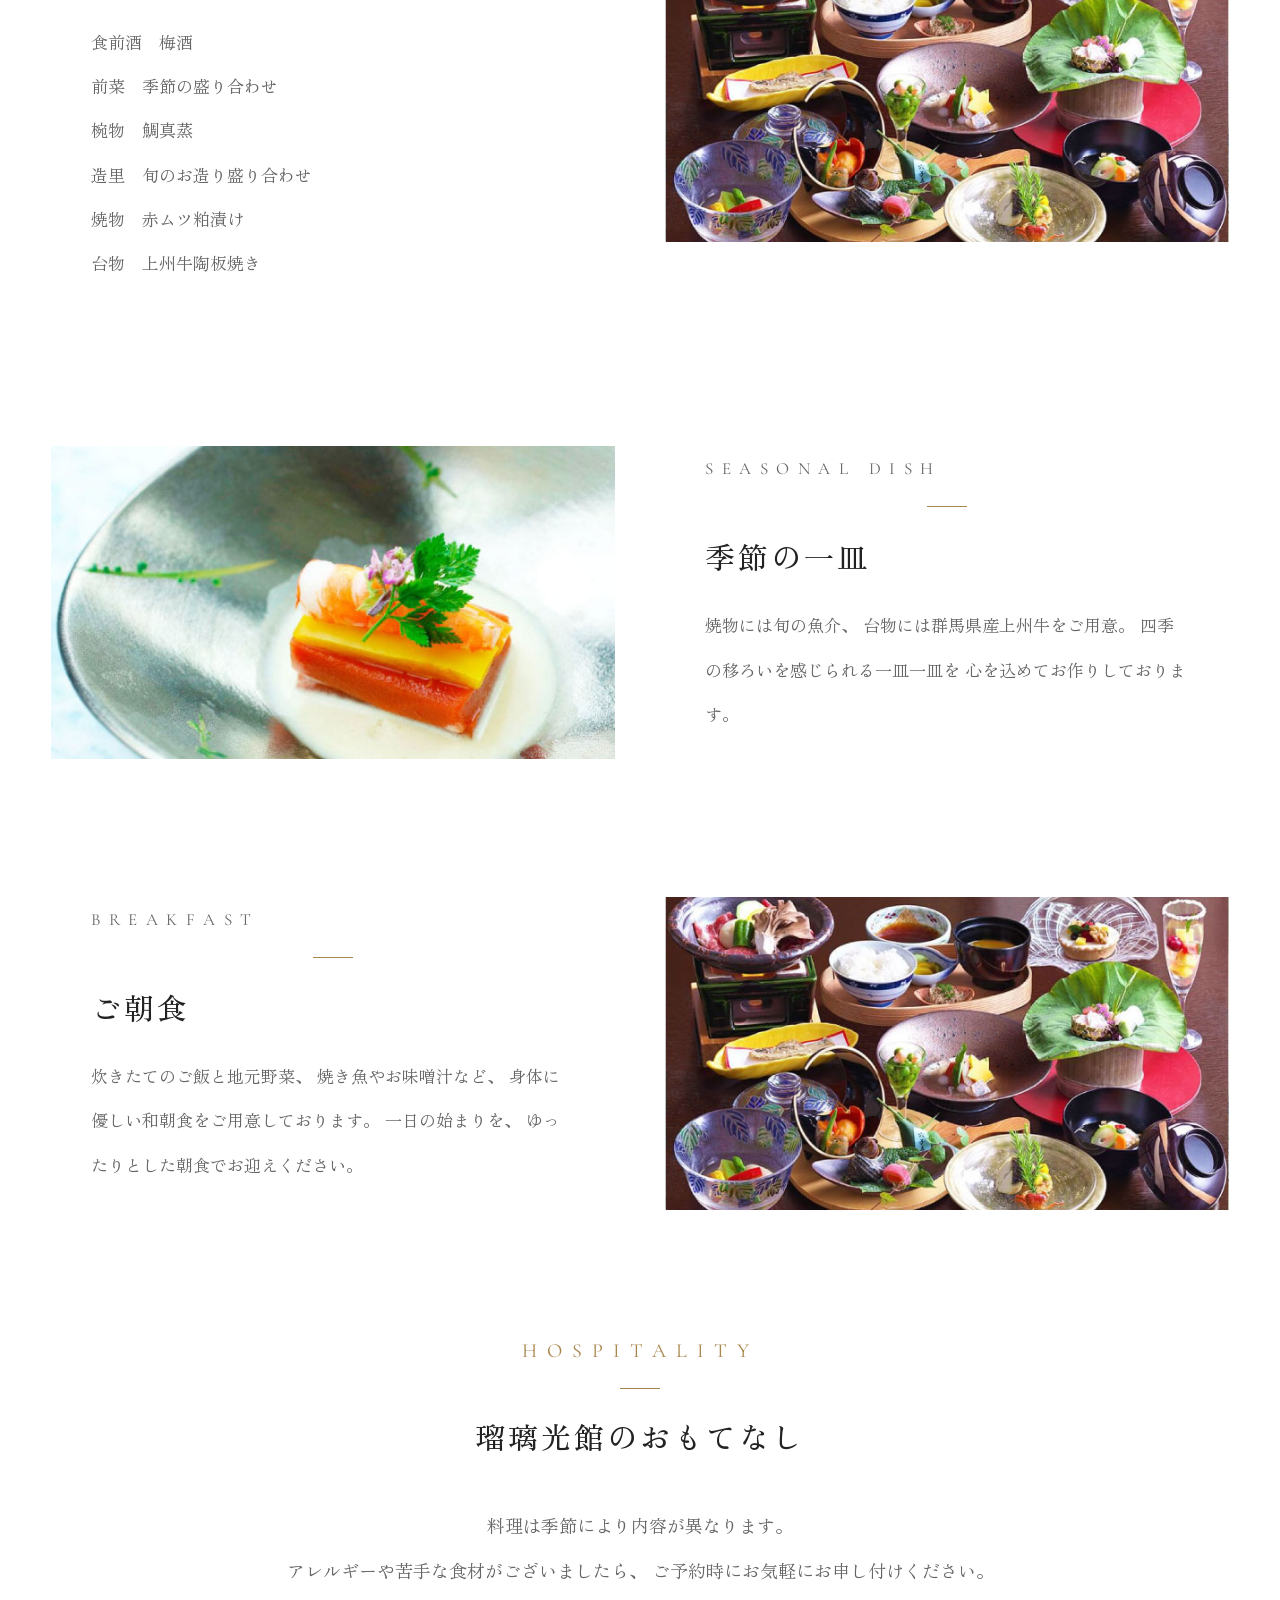
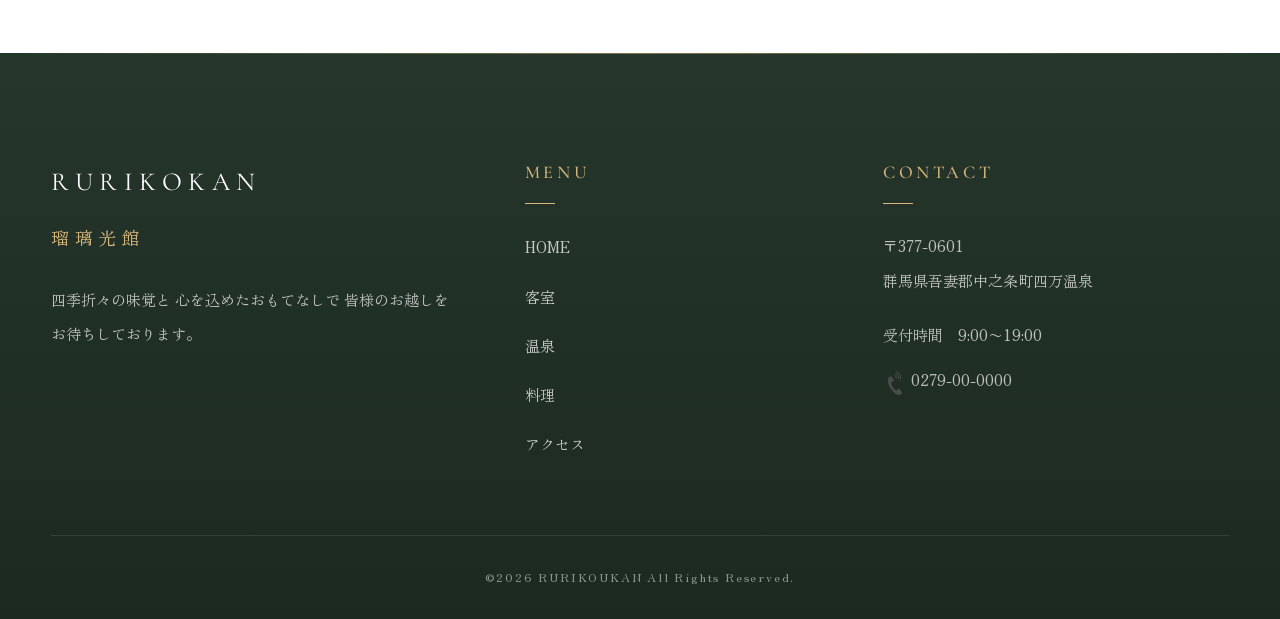
<file: rurikoukan/dishes.html>
<!DOCTYPE html>
<html lang="ja">
<head>
<meta charset="UTF-8">
<meta name="viewport" content="width=device-width, initial-scale=1.0">

<title>お料理｜四万温泉 瑠璃光館【公式】</title>

<link rel="preconnect" href="https://fonts.googleapis.com">
<link rel="preconnect" href="https://fonts.gstatic.com" crossorigin>
<link href="https://fonts.googleapis.com/css2?family=Cormorant+Garamond:wght@400;500;600&family=Zen+Old+Mincho:wght@400;500;700&display=swap" rel="stylesheet">

<link rel="stylesheet" href="css/style.css">
<link rel="icon" href="img/fav.ico">
</head>
<body>

<header id="header">
    <div class="container header-inner">
        <a href="index.html" class="logo"><img src="img/logo.png" alt="瑠璃光館"></a>
        <nav class="pc-nav">
            <ul>
                <li><a href="index.html">ホーム</a></li>
                <li><a href="rooms.html">客室</a></li>
                <li><a href="spa.html">温泉</a></li>
                <li><a href="dishes.html">お料理</a></li>
                <li><a href="access_contact.html">アクセス</a></li>
            </ul>
        </nav>
        <button class="hamburger"><span></span><span></span><span></span></button>
    </div>
</header>

<div class="drawer-overlay"></div>

<div class="drawer">
    <ul>
        <li><a href="index.html">ホーム</a></li>
        <li><a href="rooms.html">客室</a></li>
        <li><a href="spa.html">温泉</a></li>
        <li><a href="dishes.html">お料理</a></li>
        <li><a href="access_contact.html">アクセス</a></li>
    </ul>
</div>

<main>

    <section class="hero_sub">
        <img src="img/dishes_top.jpg" alt="お料理">
    </section>

    <div class="container">
        <nav class="breadcrumb">
            <a href="index.html">HOME</a> ／ 料理
        </nav>
    </div>

    <section class="concept fade">
        <div class="container">
            <p class="section-en">Cuisine</p>
            <h2>旬を味わう<br>和の会席料理</h2>
            <p>
                季節ごとの旬の食材を中心に、
                地元・群馬県で採れた新鮮な野菜や
                厳選した食材を使用しております。<br>
                料理長が一品一品丁寧に仕上げた
                瑠璃光館ならではの会席料理を
                ぜひご堪能ください。
            </p>
        </div>
    </section>

    <section class="dishes fade">
        <div class="container grid-2">
            <div class="image">
                <img src="img/d_img1.jpg" alt="ご夕食">
            </div>
            <div class="text">
                <p class="section-en">Dinner</p>
                <h2>ご夕食</h2>
                <p>
                    地元の旬の食材をふんだんに使用した
                    四季折々の会席料理。
                    見た目にも美しい盛り付けと、
                    料理人の技が織りなす
                    繊細な味わいをご堪能ください。
                </p>
            </div>
        </div>
    </section>

    <section class="dishes reverse fade">
        <div class="container grid-2">
            <div class="image">
                <img src="img/dyning_pic3.jpg" alt="お品書き">
            </div>
            <div class="text">
                <p class="section-en">Menu</p>
                <h2>お品書き一例</h2>
                <p>
                    食前酒　梅酒<br>
                    前菜　季節の盛り合わせ<br>
                    椀物　鯛真蒸<br>
                    造里　旬のお造り盛り合わせ<br>
                    焼物　赤ムツ粕漬け<br>
                    台物　上州牛陶板焼き
                </p>
            </div>
        </div>
    </section>

    <section class="dishes fade">
        <div class="container grid-2">
            <div class="image">
                <img src="img/dyning_pic4.jpg" alt="会席料理">
            </div>
            <div class="text">
                <p class="section-en">Seasonal Dish</p>
                <h2>季節の一皿</h2>
                <p>
                    焼物には旬の魚介、
                    台物には群馬県産上州牛をご用意。
                    四季の移ろいを感じられる一皿一皿を
                    心を込めてお作りしております。
                </p>
            </div>
        </div>
    </section>

    <section class="dishes reverse fade">
        <div class="container grid-2">
            <div class="image">
                <img src="img/dyning_pic3.jpg" alt="朝食">
            </div>
            <div class="text">
                <p class="section-en">Breakfast</p>
                <h2>ご朝食</h2>
                <p>
                    炊きたてのご飯と地元野菜、
                    焼き魚やお味噌汁など、
                    身体に優しい和朝食をご用意しております。
                    一日の始まりを、
                    ゆったりとした朝食でお迎えください。
                </p>
            </div>
        </div>
    </section>

    <section class="access fade">
        <div class="container">
            <p class="section-en">Hospitality</p>
            <h2>瑠璃光館のおもてなし</h2>
            <p class="address">
                料理は季節により内容が異なります。<br>
                アレルギーや苦手な食材がございましたら、
                ご予約時にお気軽にお申し付けください。
            </p>
        </div>
    </section>

</main>

<footer>
    <div class="container footer-grid">

        <div>
            <a href="index.html" class="footer-brand">
                <span class="footer-brand-en">RURIKOKAN</span>
                <span class="footer-brand-jp">瑠璃光館</span>
            </a>
            <p>
                四季折々の味覚と
                心を込めたおもてなしで
                皆様のお越しをお待ちしております。
            </p>
        </div>

        <div>
            <h3>Menu</h3>
            <ul class="footer-nav">
                <li><a href="index.html">HOME</a></li>
                <li><a href="rooms.html">客室</a></li>
                <li><a href="spa.html">温泉</a></li>
                <li><a href="dishes.html">料理</a></li>
                <li><a href="access_contact.html">アクセス</a></li>
            </ul>
        </div>

        <div>
            <h3>Contact</h3>
            <p>
                〒377-0601<br>
                群馬県吾妻郡中之条町四万温泉
            </p>
            <p style="margin-top:20px;">
                受付時間　9:00〜19:00
            </p>
            <p style="margin-top:10px;">
                <a href="tel:0279000000">
                    <img src="img/tel2.png" alt="電話" style="width:24px;display:inline;vertical-align:middle;">
                    0279-00-0000
                </a>
            </p>
        </div>

    </div>

    <small>&copy;2026 RURIKOUKAN All Rights Reserved.</small>
</footer>

<script src="js/main.js"></script>
</body>
</html>
</file>
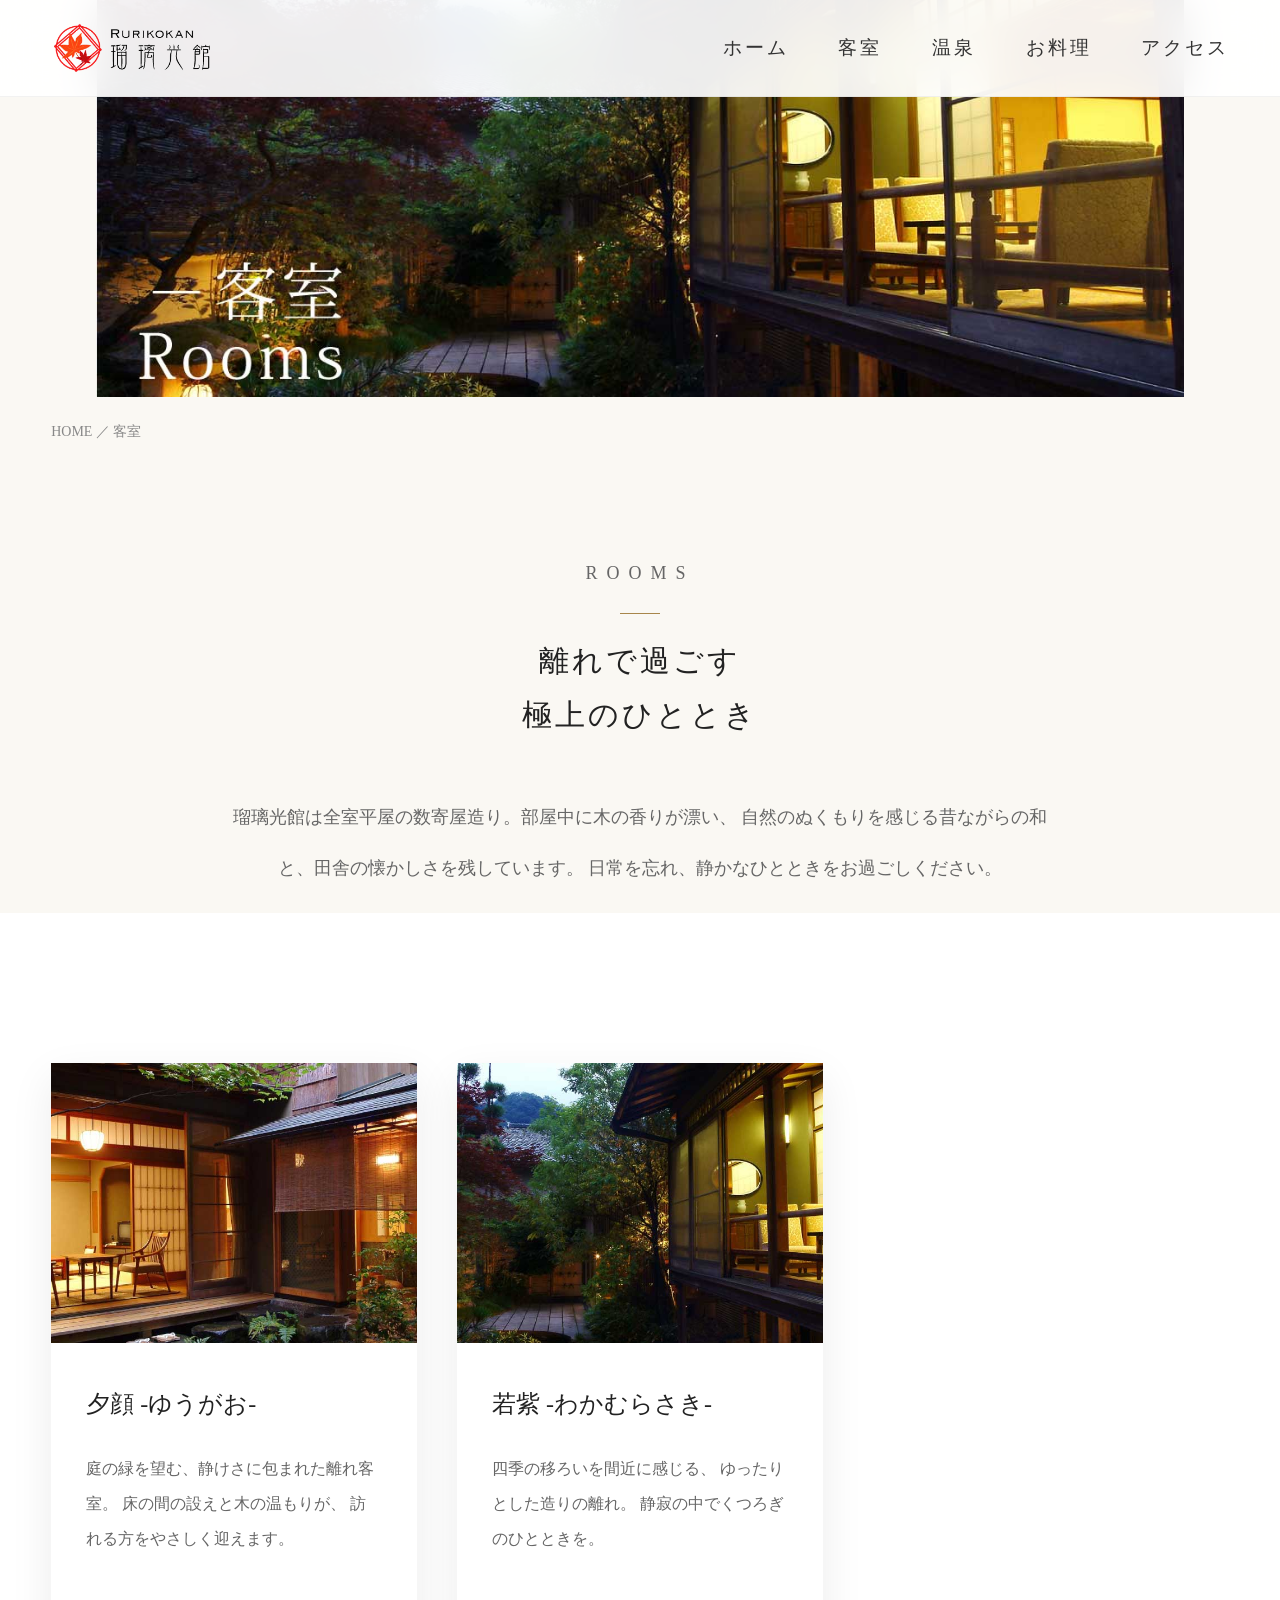
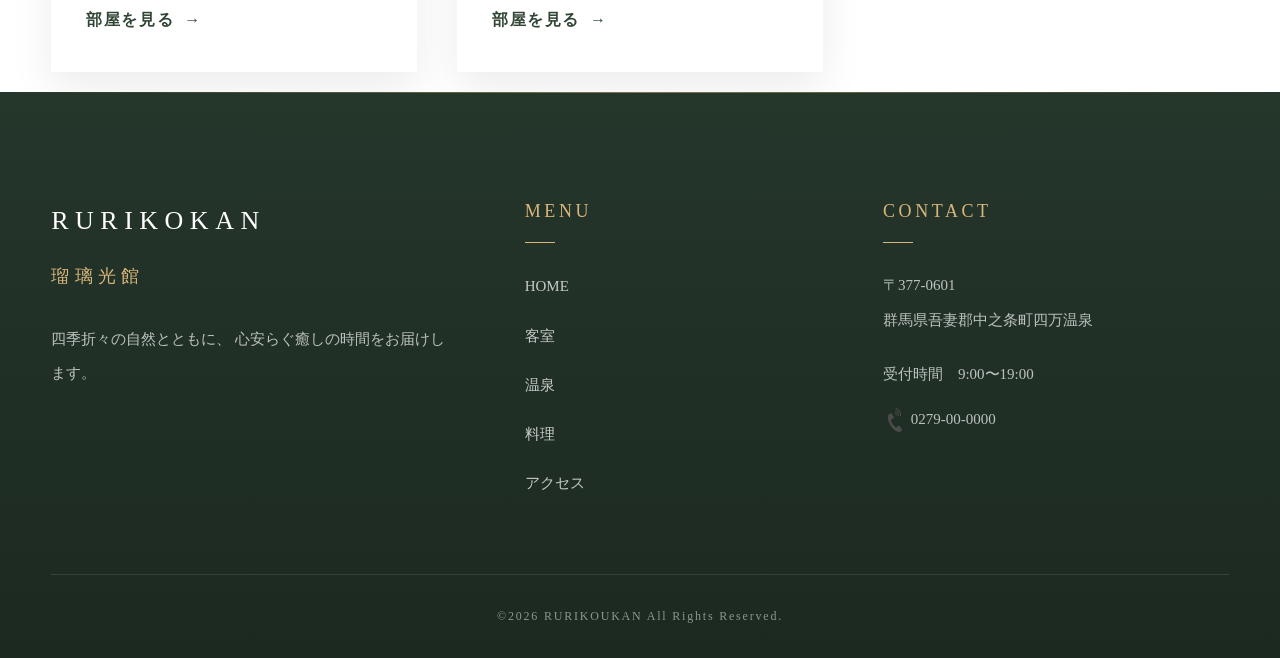
<file: rurikoukan/rooms.html>
<!doctype html>
<html lang="ja">
<head>
<meta charset="utf-8">
<title>お部屋｜四万温泉 瑠璃光館（るりこうかん）【公式】</title>
<link href="css/style.css" rel="stylesheet" type="text/css">
<meta name="Keywords" content="客室,四万温泉,旅館,群馬県,温泉旅館,離れ,紅葉">
<meta name="Description" content="瑠璃光館（るりこうかん）お部屋のページです。元禄七年開業、三百年余り、こんこんと湧き出る名湯と共に積み重ねてきた歴史がある旅館、瑠璃光館（るりこうかん）。天然温泉名湯四万の湯をはじめ、四季を鮮やかに映す庭の風景、全室離れ客室のゆったりくつろげる老舗旅館です。">
<meta name="viewport" content="width=device-width, initial-scale=1.0">
<link rel="icon" href="img/fav.ico">
</head>
<body id="rooms">

<header id="header">
    <div class="container header-inner">
        <a href="index.html" class="logo"><img src="img/logo.png" alt="瑠璃光館"></a>
        <nav class="pc-nav">
            <ul>
                <li><a href="index.html">ホーム</a></li>
                <li><a href="rooms.html">客室</a></li>
                <li><a href="spa.html">温泉</a></li>
                <li><a href="dishes.html">お料理</a></li>
                <li><a href="access_contact.html">アクセス</a></li>
            </ul>
        </nav>
        <button class="hamburger"><span></span><span></span><span></span></button>
    </div>
</header>

<div class="drawer-overlay"></div>

<div class="drawer">
    <ul>
        <li><a href="index.html">ホーム</a></li>
        <li><a href="rooms.html">客室</a></li>
        <li><a href="spa.html">温泉</a></li>
        <li><a href="dishes.html">お料理</a></li>
        <li><a href="access_contact.html">アクセス</a></li>
    </ul>
</div>

<main>

    <section class="hero_sub">
        <img src="img/rooms_img.jpg" alt="瑠璃光館（るりこうかん）外観">
    </section>

    <div class="container">
        <nav class="breadcrumb">
            <a href="index.html">HOME</a> ／ 客室
        </nav>
    </div>

    <section class="concept fade">
        <div class="container">
            <p class="section-en">Rooms</p>
            <h2>離れで過ごす<br>極上のひととき</h2>
            <p>
                瑠璃光館は全室平屋の数寄屋造り。部屋中に木の香りが漂い、
                自然のぬくもりを感じる昔ながらの和と、田舎の懐かしさを残しています。
                日常を忘れ、静かなひとときをお過ごしください。
            </p>
        </div>
    </section>

    <section class="rooms fade">
        <div class="container">
            <div class="card-wrap rooms-grid">

                <a href="rooms_1.html" class="card">
                    <div class="image">
                        <img src="img/rooms_img2.jpg" alt="離れ　夕顔-ゆうがお">
                    </div>
                    <div class="card-body">
                        <h3>夕顔 -ゆうがお-</h3>
                        <p>
                            庭の緑を望む、静けさに包まれた離れ客室。
                            床の間の設えと木の温もりが、
                            訪れる方をやさしく迎えます。
                        </p>
                        <span class="more">部屋を見る</span>
                    </div>
                </a>

                <a href="#" class="card">
                    <div class="image">
                        <img src="img/rooms_img3.jpg" alt="離れ　若紫-わかむらさき">
                    </div>
                    <div class="card-body">
                        <h3>若紫 -わかむらさき-</h3>
                        <p>
                            四季の移ろいを間近に感じる、
                            ゆったりとした造りの離れ。
                            静寂の中でくつろぎのひとときを。
                        </p>
                        <span class="more">部屋を見る</span>
                    </div>
                </a>

            </div>
        </div>
    </section>

</main>

<footer>
    <div class="container footer-grid">

        <div>
            <a href="index.html" class="footer-brand">
                <span class="footer-brand-en">RURIKOKAN</span>
                <span class="footer-brand-jp">瑠璃光館</span>
            </a>
            <p>
                四季折々の自然とともに、
                心安らぐ癒しの時間をお届けします。
            </p>
        </div>

        <div>
            <h3>Menu</h3>
            <ul class="footer-nav">
                <li><a href="index.html">HOME</a></li>
                <li><a href="rooms.html">客室</a></li>
                <li><a href="spa.html">温泉</a></li>
                <li><a href="dishes.html">料理</a></li>
                <li><a href="access_contact.html">アクセス</a></li>
            </ul>
        </div>

        <div>
            <h3>Contact</h3>
            <p>
                〒377-0601<br>
                群馬県吾妻郡中之条町四万温泉
            </p>
            <p style="margin-top:20px;">
                受付時間　9:00〜19:00
            </p>
            <p style="margin-top:10px;">
                <a href="tel:0279000000">
                    <img src="img/tel2.png" alt="電話" style="width:24px;display:inline;vertical-align:middle;">
                    0279-00-0000
                </a>
            </p>
        </div>

    </div>

    <small>&copy;2026 RURIKOUKAN All Rights Reserved.</small>
</footer>

<script src="js/main.js"></script>
</body>
</html>
</file>
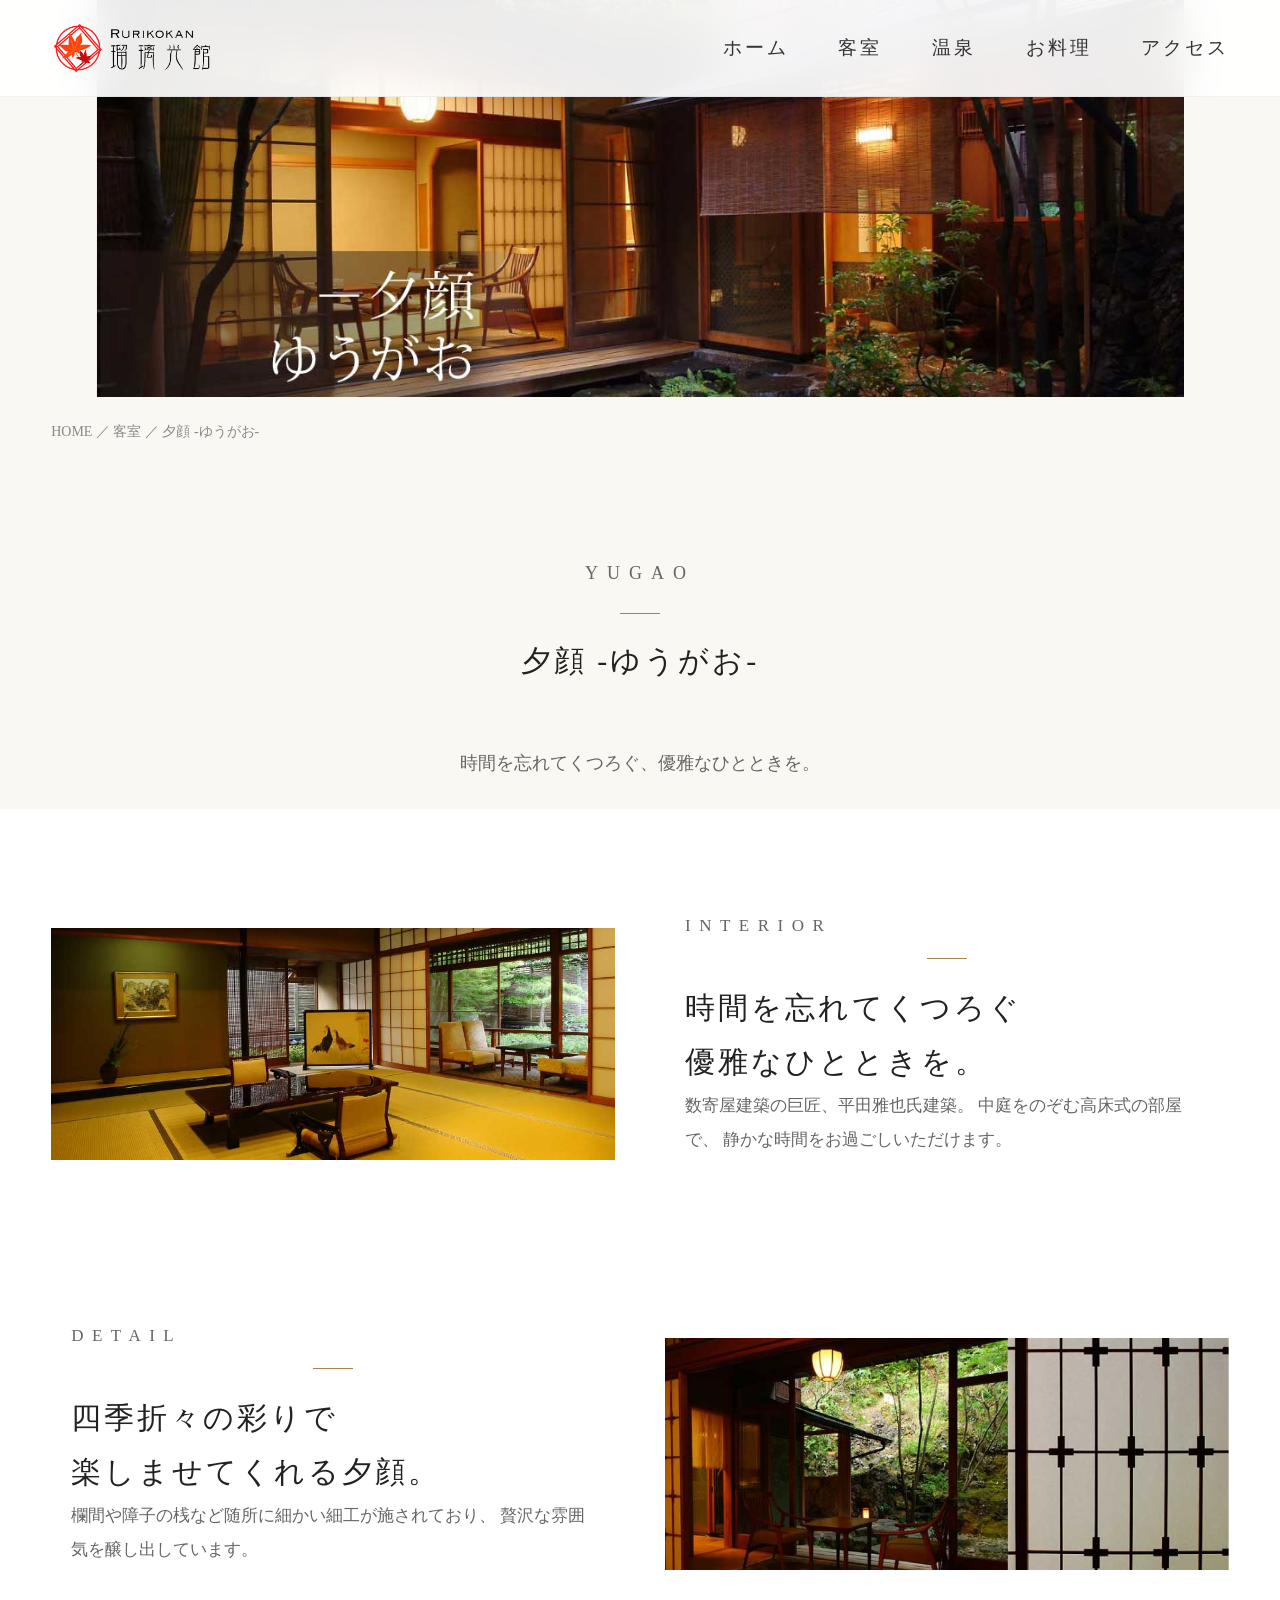
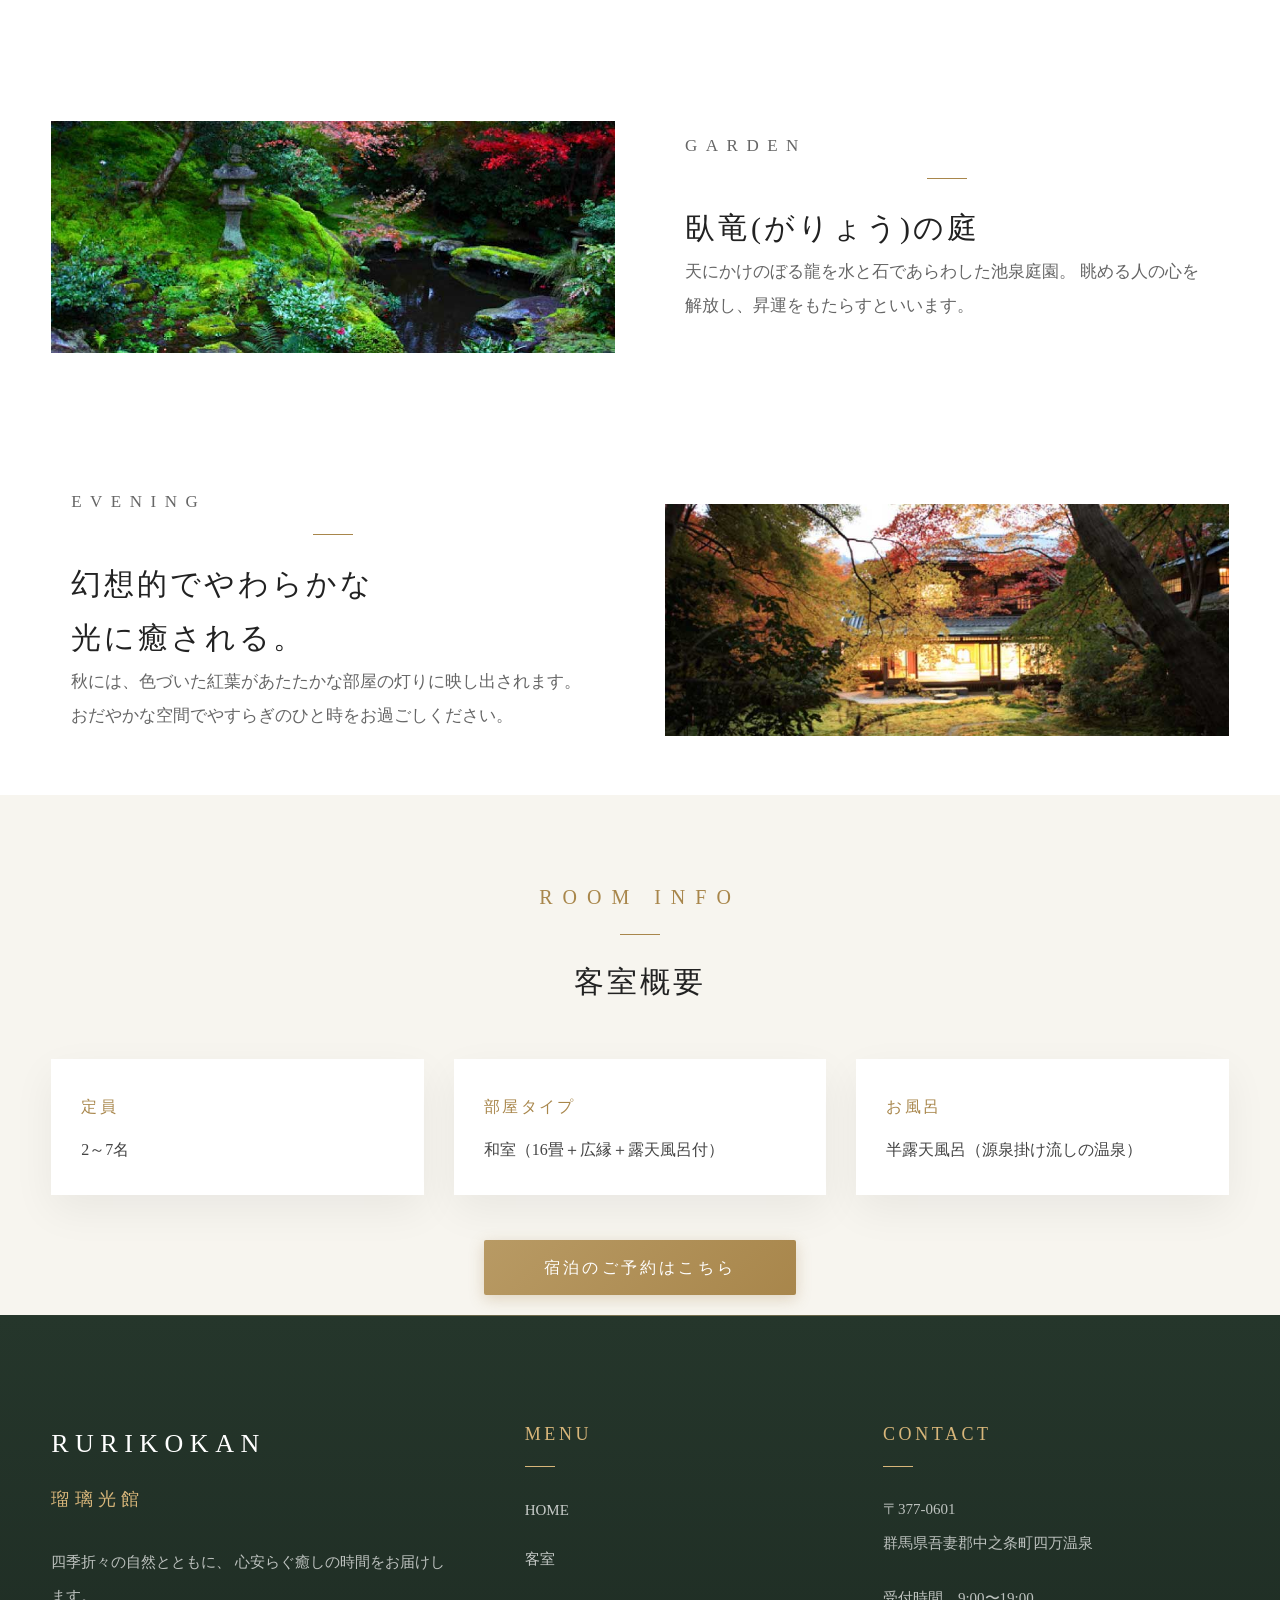
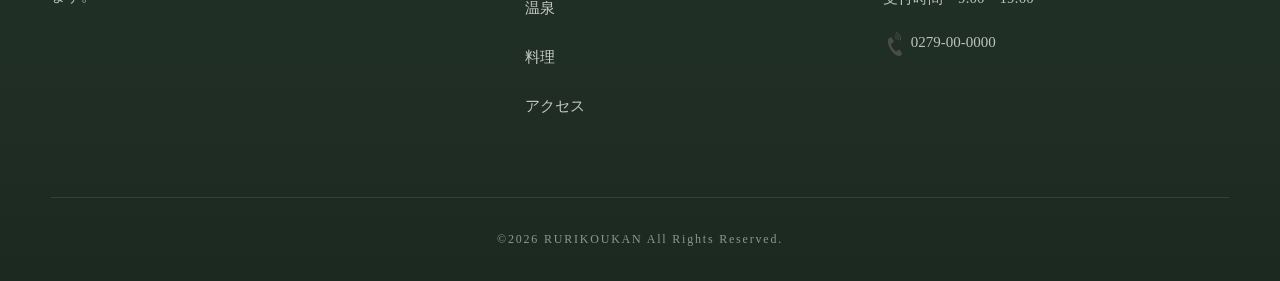
<file: rurikoukan/rooms_1.html>
<!doctype html>
<html lang="ja">
<head>
<meta charset="utf-8">
<title>離れ　夕凪-ゆうなぎ｜四万温泉 瑠璃光館（るりこうかん）【公式】</title>
<link href="css/style.css" rel="stylesheet" type="text/css">
<meta name="Keywords" content="客室,四万温泉,旅館,群馬県,温泉旅館,離れ,紅葉">
<meta name="Description" content="瑠璃光館（るりこうかん）離れ夕凪（ゆうなぎ）のページです。元禄七年開業、三百年余り、こんこんと湧き出る名湯と共に積み重ねてきた歴史がある旅館、瑠璃光館（るりこうかん）。天然温泉名湯四万の湯をはじめ、四季を鮮やかに映す庭の風景、全室離れ客室のゆったりくつろげる老舗旅館です。">
<meta name="viewport" content="width=device-width, initial-scale=1.0">
<link rel="icon" href="img/fav.ico">
</head>
<body id="rooms_1">

<header id="header">
    <div class="container header-inner">
        <a href="index.html" class="logo"><img src="img/logo.png" alt="瑠璃光館"></a>
        <nav class="pc-nav">
            <ul>
                <li><a href="index.html">ホーム</a></li>
                <li><a href="rooms.html">客室</a></li>
                <li><a href="spa.html">温泉</a></li>
                <li><a href="dishes.html">お料理</a></li>
                <li><a href="access_contact.html">アクセス</a></li>
            </ul>
        </nav>
        <button class="hamburger"><span></span><span></span><span></span></button>
    </div>
</header>

<div class="drawer-overlay"></div>

<div class="drawer">
    <ul>
        <li><a href="index.html">ホーム</a></li>
        <li><a href="rooms.html">客室</a></li>
        <li><a href="spa.html">温泉</a></li>
        <li><a href="dishes.html">お料理</a></li>
        <li><a href="access_contact.html">アクセス</a></li>
    </ul>
</div>

<main>

    <section class="hero_sub">
        <img src="img/t_rooms1.jpg" alt="離れ　夕凪（ゆうなぎ）画像">
    </section>

    <div class="container">
        <nav class="breadcrumb">
            <a href="index.html">HOME</a> ／ <a href="rooms.html">客室</a> ／ 夕顔 -ゆうがお-
        </nav>
    </div>

    <section class="concept fade">
        <div class="container">
            <p class="section-en">Yugao</p>
            <h2>夕顔 -ゆうがお-</h2>
            <p>時間を忘れてくつろぐ、優雅なひとときを。</p>
        </div>
    </section>

    <section class="rooms fade">
        <div class="container grid-2">
            <div class="image">
                <img src="img/rooms1_img2.jpg" alt="離れ　夕凪の室内の画像">
            </div>
            <div class="text">
                <p class="section-en">Interior</p>
                <h2>時間を忘れてくつろぐ<br>優雅なひとときを。</h2>
                <p>
                    数寄屋建築の巨匠、平田雅也氏建築。
                    中庭をのぞむ高床式の部屋で、
                    静かな時間をお過ごしいただけます。
                </p>
            </div>
        </div>
    </section>

    <section class="rooms reverse fade">
        <div class="container grid-2">
            <div class="image">
                <img src="img/rooms1_img3.jpg" alt="離れ　夕凪の室内の画像">
            </div>
            <div class="text">
                <p class="section-en">Detail</p>
                <h2>四季折々の彩りで<br>楽しませてくれる夕顔。</h2>
                <p>
                    欄間や障子の桟など随所に細かい細工が施されており、
                    贅沢な雰囲気を醸し出しています。
                </p>
            </div>
        </div>
    </section>

    <section class="rooms fade">
        <div class="container grid-2">
            <div class="image">
                <img src="img/rooms1_img_4.jpg" alt="離れ　夕凪の庭の画像">
            </div>
            <div class="text">
                <p class="section-en">Garden</p>
                <h2>臥竜(がりょう)の庭</h2>
                <p>
                    天にかけのぼる龍を水と石であらわした池泉庭園。
                    眺める人の心を解放し、昇運をもたらすといいます。
                </p>
            </div>
        </div>
    </section>

    <section class="rooms reverse fade">
        <div class="container grid-2">
            <div class="image">
                <img src="img/rooms1_img5.jpg" alt="離れ　夕凪の外観の画像">
            </div>
            <div class="text">
                <p class="section-en">Evening</p>
                <h2>幻想的でやわらかな<br>光に癒される。</h2>
                <p>
                    秋には、色づいた紅葉があたたかな部屋の灯りに映し出されます。
                    おだやかな空間でやすらぎのひと時をお過ごしください。
                </p>
            </div>
        </div>
    </section>

    <section class="plan fade">
        <div class="container">
            <p class="section-en">Room Info</p>
            <h2>客室概要</h2>

            <div class="room-detail">
                <dl>
                    <dt>定員</dt>
                    <dd>2～7名</dd>
                </dl>
                <dl>
                    <dt>部屋タイプ</dt>
                    <dd>和室（16畳＋広縁＋露天風呂付）</dd>
                </dl>
                <dl>
                    <dt>お風呂</dt>
                    <dd>半露天風呂（源泉掛け流しの温泉）</dd>
                </dl>
            </div>

            <a href="access_contact.html" class="btn">宿泊のご予約はこちら</a>
        </div>
    </section>

</main>

<footer>
    <div class="container footer-grid">

        <div>
            <a href="index.html" class="footer-brand">
                <span class="footer-brand-en">RURIKOKAN</span>
                <span class="footer-brand-jp">瑠璃光館</span>
            </a>
            <p>
                四季折々の自然とともに、
                心安らぐ癒しの時間をお届けします。
            </p>
        </div>

        <div>
            <h3>Menu</h3>
            <ul class="footer-nav">
                <li><a href="index.html">HOME</a></li>
                <li><a href="rooms.html">客室</a></li>
                <li><a href="spa.html">温泉</a></li>
                <li><a href="dishes.html">料理</a></li>
                <li><a href="access_contact.html">アクセス</a></li>
            </ul>
        </div>

        <div>
            <h3>Contact</h3>
            <p>
                〒377-0601<br>
                群馬県吾妻郡中之条町四万温泉
            </p>
            <p style="margin-top:20px;">
                受付時間　9:00〜19:00
            </p>
            <p style="margin-top:10px;">
                <a href="tel:0279000000">
                    <img src="img/tel2.png" alt="電話" style="width:24px;display:inline;vertical-align:middle;">
                    0279-00-0000
                </a>
            </p>
        </div>

    </div>

    <small>&copy;2026 RURIKOUKAN All Rights Reserved.</small>
</footer>

<script src="js/main.js"></script>
</body>
</html>
</file>
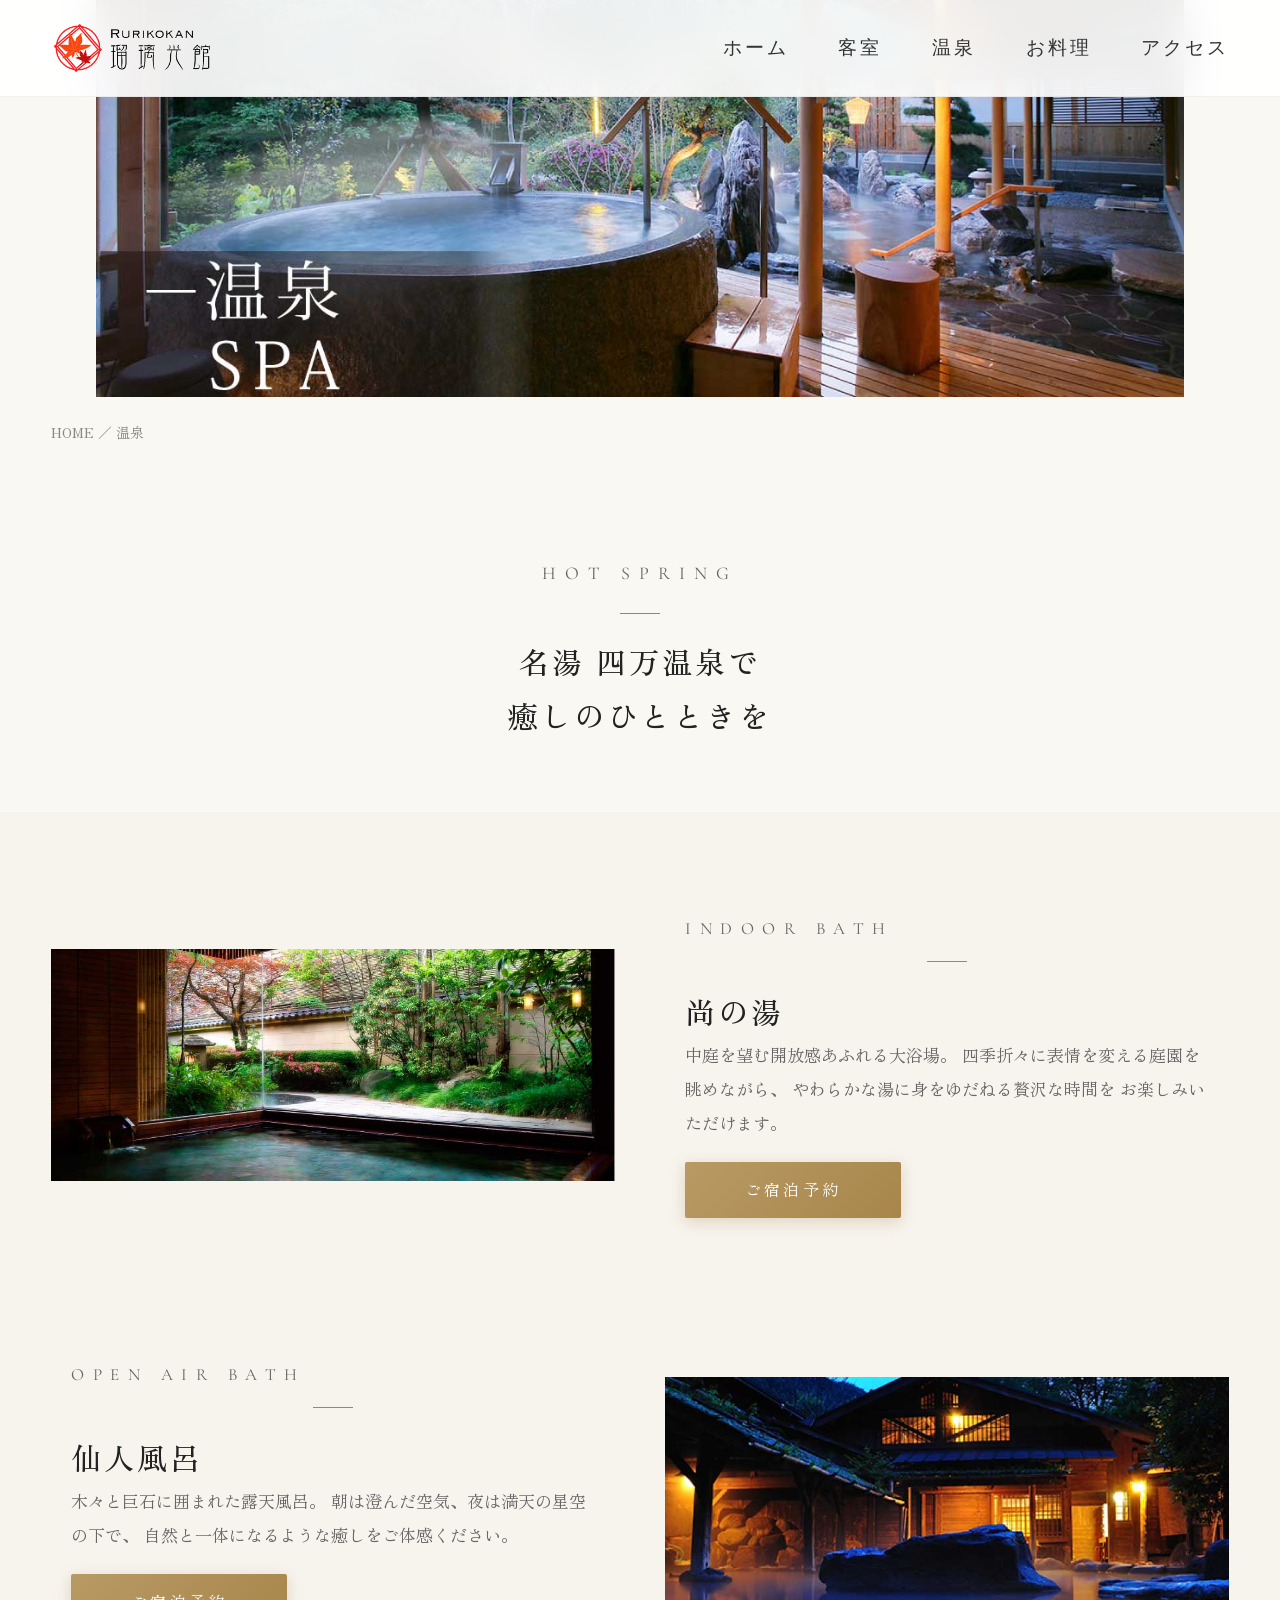
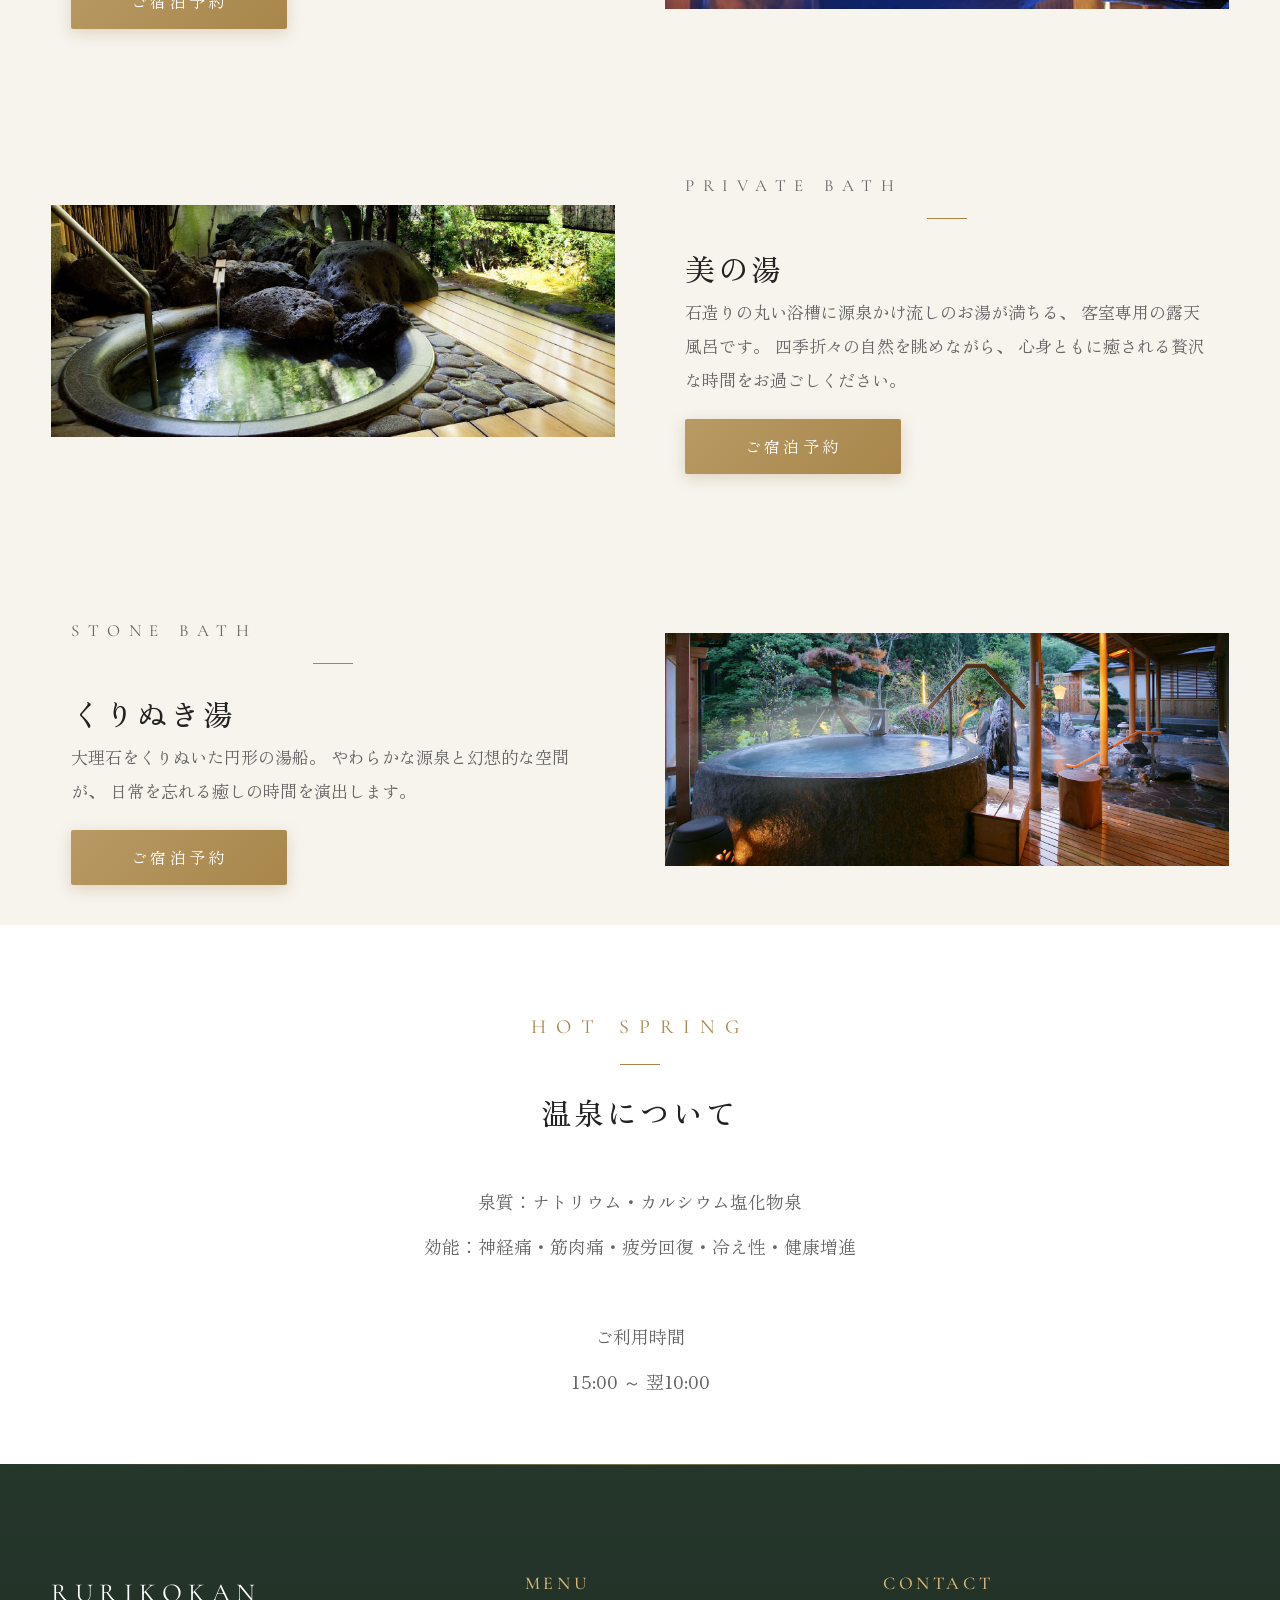
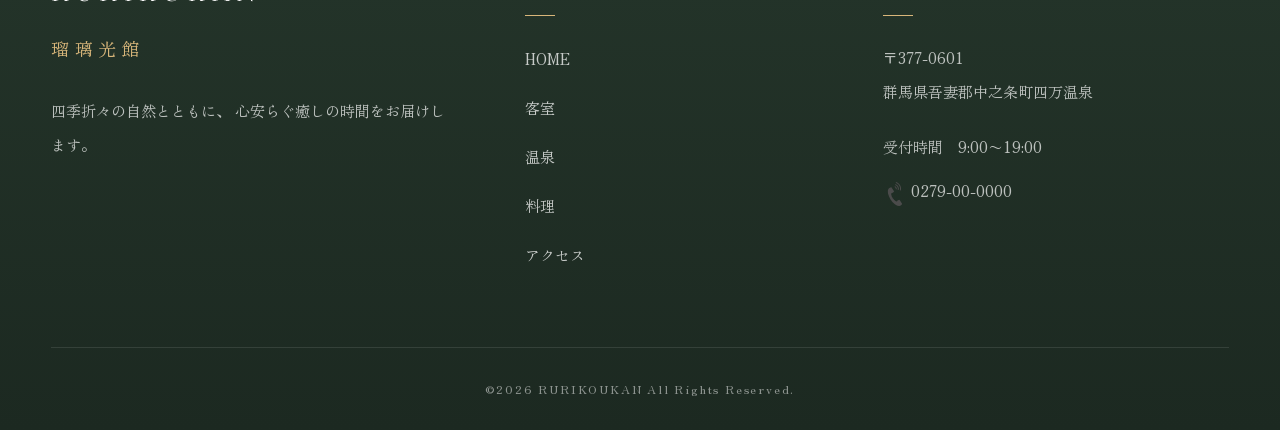
<file: rurikoukan/spa.html>
<!DOCTYPE html>
<html lang="ja">
<head>
<meta charset="UTF-8">
<meta name="viewport" content="width=device-width, initial-scale=1.0">
<title>温泉｜瑠璃光館</title>

<link rel="preconnect" href="https://fonts.googleapis.com">
<link rel="preconnect" href="https://fonts.gstatic.com" crossorigin>
<link href="https://fonts.googleapis.com/css2?family=Cormorant+Garamond:wght@400;500;600&family=Zen+Old+Mincho:wght@400;500;700&display=swap" rel="stylesheet">

<link rel="stylesheet" href="css/style.css">
<link rel="icon" href="img/fav.ico">
</head>
<body>

<header id="header">
    <div class="container header-inner">
        <a href="index.html" class="logo"><img src="img/logo.png" alt="瑠璃光館"></a>
        <nav class="pc-nav">
            <ul>
                <li><a href="index.html">ホーム</a></li>
                <li><a href="rooms.html">客室</a></li>
                <li><a href="spa.html">温泉</a></li>
                <li><a href="dishes.html">お料理</a></li>
                <li><a href="access_contact.html">アクセス</a></li>
            </ul>
        </nav>
        <button class="hamburger"><span></span><span></span><span></span></button>
    </div>
</header>

<div class="drawer-overlay"></div>

<div class="drawer">
    <ul>
        <li><a href="index.html">ホーム</a></li>
        <li><a href="rooms.html">客室</a></li>
        <li><a href="spa.html">温泉</a></li>
        <li><a href="dishes.html">お料理</a></li>
        <li><a href="access_contact.html">アクセス</a></li>
    </ul>
</div>

<main>

    <section class="hero_sub">
        <img src="img/spa_img.jpg" alt="温泉">
    </section>

    <div class="container">
        <nav class="breadcrumb">
            <a href="index.html">HOME</a> ／ 温泉
        </nav>
    </div>

    <section class="concept fade">
        <div class="container">
            <p class="section-en">Hot Spring</p>
            <h2>名湯 四万温泉で<br>癒しのひとときを</h2>
        </div>
    </section>

    <section class="spa fade">
        <div class="container grid-2">
            <div class="image">
                <img src="img/spa_img2.jpg" alt="尚の湯">
            </div>
            <div class="text">
                <p class="section-en">Indoor Bath</p>
                <h2>尚の湯</h2>
                <p>
                    中庭を望む開放感あふれる大浴場。
                    四季折々に表情を変える庭園を眺めながら、
                    やわらかな湯に身をゆだねる贅沢な時間を
                    お楽しみいただけます。
                </p>
                <a href="#" class="btn">ご宿泊予約</a>
            </div>
        </div>
    </section>

    <section class="spa reverse fade">
        <div class="container grid-2">
            <div class="image">
                <img src="img/spa_img3.jpg" alt="仙人風呂">
            </div>
            <div class="text">
                <p class="section-en">Open Air Bath</p>
                <h2>仙人風呂</h2>
                <p>
                    木々と巨石に囲まれた露天風呂。
                    朝は澄んだ空気、夜は満天の星空の下で、
                    自然と一体になるような癒しをご体感ください。
                </p>
                <a href="#" class="btn">ご宿泊予約</a>
            </div>
        </div>
    </section>

    <section class="spa fade">
        <div class="container grid-2">
            <div class="image">
                <img src="img/spa_img4.jpg" alt="美の湯">
            </div>
            <div class="text">
                <p class="section-en">Private Bath</p>
                <h2>美の湯</h2>
                <p>
                    石造りの丸い浴槽に源泉かけ流しのお湯が満ちる、
                    客室専用の露天風呂です。
                    四季折々の自然を眺めながら、
                    心身ともに癒される贅沢な時間をお過ごしください。
                </p>
                <a href="#" class="btn">ご宿泊予約</a>
            </div>
        </div>
    </section>

    <section class="spa reverse fade">
        <div class="container grid-2">
            <div class="image">
                <img src="img/spa_img5.jpg" alt="くりぬき湯">
            </div>
            <div class="text">
                <p class="section-en">Stone Bath</p>
                <h2>くりぬき湯</h2>
                <p>
                    大理石をくりぬいた円形の湯船。
                    やわらかな源泉と幻想的な空間が、
                    日常を忘れる癒しの時間を演出します。
                </p>
                <a href="#" class="btn">ご宿泊予約</a>
            </div>
        </div>
    </section>

    <section class="access fade">
        <div class="container">
            <p class="section-en">Hot Spring</p>
            <h2>温泉について</h2>
            <p class="address">
                泉質：ナトリウム・カルシウム塩化物泉<br>
                効能：神経痛・筋肉痛・疲労回復・冷え性・健康増進<br><br>
                ご利用時間<br>
                15:00 ～ 翌10:00
            </p>
        </div>
    </section>

</main>

<footer>
    <div class="container footer-grid">

        <div>
            <a href="index.html" class="footer-brand">
                <span class="footer-brand-en">RURIKOKAN</span>
                <span class="footer-brand-jp">瑠璃光館</span>
            </a>
            <p>
                四季折々の自然とともに、
                心安らぐ癒しの時間をお届けします。
            </p>
        </div>

        <div>
            <h3>Menu</h3>
            <ul class="footer-nav">
                <li><a href="index.html">HOME</a></li>
                <li><a href="rooms.html">客室</a></li>
                <li><a href="spa.html">温泉</a></li>
                <li><a href="dishes.html">料理</a></li>
                <li><a href="access_contact.html">アクセス</a></li>
            </ul>
        </div>

        <div>
            <h3>Contact</h3>
            <p>
                〒377-0601<br>
                群馬県吾妻郡中之条町四万温泉
            </p>
            <p style="margin-top:20px;">
                受付時間　9:00〜19:00
            </p>
            <p style="margin-top:10px;">
                <a href="tel:0279000000">
                    <img src="img/tel2.png" alt="電話" style="width:24px;display:inline;vertical-align:middle;">
                    0279-00-0000
                </a>
            </p>
        </div>

    </div>

    <small>&copy;2026 RURIKOUKAN All Rights Reserved.</small>
</footer>

<script src="js/main.js"></script>
</body>
</html>
</file>
<file: coffee-house_dw/style.css>
@charset "utf-8";
* {
	padding: 0;
	margin: 0;
}
html {
	font-size: 62.5%; /* デフォルトがcss16pxなので＊16px 62.5 =10px にしている*/
}
body {
	font-size: 1.6em;
}
#menu main section li::after, 
.clearfix::after {
	content: "";
	display: block;
	clear: both;
}
a {
	text-decoration: none;
}
header, main, footer {
	margin: 0 auto;
	width: 1000px;
}
header {
	background-color: #fff;
	position: fixed;
	padding-left: 50%;
	margin-left: -500px;
}

header h1 {
	font-weight: normal;
	color: #946243;
	margin: 30px 0 10px;
	font-size: 2.4rem;
}


nav ul {
	letter-spacing: -0.4em;
	list-style-type: none;

}
nav ul li {
	display: inline-block;
	width: 250px;
	letter-spacing: normal;
	color: #fff;
}
nav ul li a {
	padding: 15px 0;
	display: block;
	text-align: center;
	background-color: #946243;
	color: #FFFFFF;
	transition: 0.3s;
}
nav ul li a:hover {
	background-color: #DEB068;
	color: #FFFFFF;
}
main {
	padding-bottom: 20px;
	background-color: #DEB068;
	padding-top: 130px;
}
#index main img {
	margin-bottom: 20px;
}
#index main h2 {
	background-color: #FFFFFF;
	padding: 10px 0;
	margin: 0 20px 20px;
	width: 120px;
	border-radius: 10px;
	text-align: center;
}
#index main ul {
	list-style-image: none;
	list-style-type: none;
}
#index main ul li {
	margin: 0 20px 20px;
	padding-bottom: 5px;
	border-bottom: 3px dotted #FFFFFF;
}
#menu main section {
	margin: 0 20px 20px;
	padding: 20px;
	background-color: #946243;
	display: flex;
	flex-wrap: wrap;
	justify-content: space-between;
}
#menu main section h3 {
	width: 100%;
	background-image: url(img/listmark.png);
	color: #FFFFFF;
	background-repeat: no-repeat;
	background-position: left 2px;
	padding-left: 25px;
	-webkit-box-sizing: border-box;
	-moz-box-sizing: border-box;
	box-sizing: border-box;
}
#menu main section div {
	padding: 20px;
	background-color: #FFFFFF;
	width: calc((100% - 40px) / 3);
	-webkit-box-sizing: border-box;
	-moz-box-sizing: border-box;
	box-sizing: border-box;
}
#menu section div h4 {
	border-bottom: 1px solid #946243;
}
#menu main section div ul {
	margin: 10px 30px 0;
}
main h2 {
	padding: 20px;
}

#menu main section div ul li span {
	float: right;
}
#access main .contents {
	padding: 0 20px;
	display: flex;
	flex-wrap: wrap;
	justify-content: space-between;
}
#access main .contents figure {
	width: 500px;
}
#access .contents figure figcaption {
	padding: 10px;
	margin-top: 10px;
	background-color: #FFFFFF;
	text-align: center;
}
#access main .contents table {
	width: 440px;
	border-collapse: collapse;
}
#access main .contents tbody th, 
#access main .contents tbody td{
	padding: 15px;
	border: 1px solid #000;
	background-color: #FFFFFF;
}

#access main .contents tbody th{
	background-color: #946243;
	color: #FFFFFF;	
}

footer {
	padding: 20px 0;
	text-align: center;
	color: #FFFFFF;
	background-color: #946243;
}
#contact main form div:first-child  {
	margin: 0 20px 20px;
	background-color: #FFFFFF;
	border: 20px solid #946243;
}
#contact main form div table {
	margin: 30px auto;
	border-collapse: collapse;
}
#contact main form div table caption {
	text-align: left;
	caption-side: bottom;
}
#contact main form tbody tr th {
	padding: 0 10px 30px 0;
	vertical-align: top;
}
#contact main form tbody tr td {
	vertical-align: top;
}
#contact main form tr th label {
	display: block;
	padding: 10px;
	width: 200px;
	background-color: #DEB068;
	text-align: left;
	font-weight: normal;
}

#contact main form td input[type="text"],
#contact main form td input[type="email"],
#contact main form td input[type="tel"],
#contact main form td textarea {
	width:400px;
	padding: 11px 10px;
	font-size: 1.6rem;
} 
#contact main form td input[type="radio"]{
	margin-right: 5px;
}


#contact main form td textarea {
	height: 150px;
	resize:vertical;
}
#contact main form div div {
	padding: 20px 0;
	background-color: #DEB068;
	margin-top: 10px;
	text-align: center;
}
#contact main form div div input {
	padding: 15px;
}

#contact main form div div input:first-child{
	margin-right: 10px;
}



footer address {
	font-style: normal;
}
</file>
<file: rurikoukan/css/style.css>
/* ==========================================
   RESET
========================================== */

*,
*::before,
*::after{
    margin:0;
    padding:0;
    box-sizing:border-box;
}

html{
    scroll-behavior:smooth;
    font-size:62.5%;
}

body{
    font-family:"Zen Old Mincho",serif;
    font-size:1.6rem;
    line-height:2.2;
    color:#444;
    background:#faf8f3;
    overflow-x:hidden;
    -webkit-font-smoothing:antialiased;
}

img{
    display:block;
    width:100%;
    height:auto;
}

a{
    text-decoration:none;
    color:inherit;
    transition:.3s;
}

ul{
    list-style:none;
}

button{
    border:none;
    background:none;
    cursor:pointer;
}

:root{
    --main:#314535;
    --accent:#a8864b;
    --bg:#faf8f3;
    --text:#444;
    --white:#fff;
    --gray:#777;
}


/* ==========================================
   COMMON
========================================== */

.container{
    width:min(1200px,92%);
    margin:auto;
}

section{
    padding:80px 0 20px;
}

.grid-2{
    display:grid;
    grid-template-columns:repeat(2,1fr);
    gap:50px;
    align-items:center;
}

.reverse .image{
    order:2;
}

.reverse .text{
    order:1;
}

.section-en{
    font-family:"Cormorant Garamond",serif;
    font-size:2rem;
    letter-spacing:.5em;
    color:var(--accent);
    text-transform:uppercase;
    margin-bottom:20px;
}

.section-en::after{
    content:"";
    display:block;
    width:40px;
    height:1px;
    background:var(--accent);
    margin:15px auto 0;
}

h1,
h2,
h3{
    font-family:"Zen Old Mincho",serif;
    font-weight:500;
    color:#222;
}

h2{
    font-size:clamp(3rem,2vw,4rem);
    line-height:1.8;
    letter-spacing:.1em;
}

.text p{
    margin-bottom:22px;
    font-size:1.7rem;
    color:#666;
    line-height:2;
}


/* ==========================================
   HEADER
========================================== */

header{
    position:fixed;
    top:0;
    left:0;
    width:100%;
    z-index:999;
    background:rgba(255,255,255,.92);
    backdrop-filter:blur(20px);
    border-bottom:1px solid rgba(0,0,0,.05);
    transition:.35s;
}

header.scroll{
    background:#fff;
    box-shadow:0 10px 30px rgba(0,0,0,.06);
    border-bottom-color:transparent;
}

.header-inner{
    height:96px;
    display:flex;
    justify-content:space-between;
    align-items:center;
}

.logo{
    display:flex;
    align-items:center;
}

.logo img{
    width:auto;
    height:56px;
    transition:.3s;
}

header.scroll .logo img{
    height:44px;
}

.pc-nav ul{
    display:flex;
    align-items:center;
    gap:50px;
}

.pc-nav li{
    position:relative;
}

.pc-nav a{
    font-family:"Cormorant Garamond",serif;
    font-size:1.9rem;
    letter-spacing:.15em;
    color:#333;
    position:relative;
    padding-bottom:8px;
}

.pc-nav a::after{
    content:"";
    position:absolute;
    left:0;
    bottom:0;
    width:0;
    height:1px;
    background:var(--accent);
    transition:.35s;
}

.pc-nav a:hover{
    color:var(--accent);
}

.pc-nav a:hover::after{
    width:100%;
}


/* ==========================================
   HAMBURGER
========================================== */

.hamburger{
    width:48px;
    height:48px;
    display:none;
    flex-direction:column;
    justify-content:center;
    gap:7px;
}

.hamburger span{
    display:block;
    height:2px;
    background:#222;
    transition:.35s;
}

.hamburger.active span:nth-child(1){
    transform:translateY(9px) rotate(45deg);
}

.hamburger.active span:nth-child(2){
    opacity:0;
}

.hamburger.active span:nth-child(3){
    transform:translateY(-9px) rotate(-45deg);
}


/* ==========================================
   DRAWER OVERLAY
========================================== */

.drawer-overlay{
    position:fixed;
    inset:0;
    background:rgba(0,0,0,.4);
    opacity:0;
    pointer-events:none;
    transition:.4s;
    z-index:997;
}

.drawer-overlay.open{
    opacity:1;
    pointer-events:auto;
}


/* ==========================================
   DRAWER
========================================== */

.drawer{
    position:fixed;
    top:0;
    right:-100%;
    width:320px;
    height:100vh;
    background:#fff;
    transition:.4s;
    z-index:998;
    padding-top:100px;
    box-shadow:-15px 0 40px rgba(0,0,0,.15);
}

.drawer.open{
    right:0;
}

.drawer ul{
    display:flex;
    flex-direction:column;
}

.drawer li{
    border-bottom:1px solid #f0ede5;
}

.drawer a{
    display:block;
    position:relative;
    padding:24px 35px;
    font-size:1.7rem;
    letter-spacing:.05em;
    transition:.3s;
}

.drawer a::before{
    content:"";
    position:absolute;
    left:0;
    top:0;
    bottom:0;
    width:3px;
    background:var(--accent);
    transform:scaleY(0);
    transition:.3s;
}

.drawer a:hover::before{
    transform:scaleY(1);
}

.drawer a:hover{
    background:#f7f5ef;
    color:var(--accent);
    padding-left:40px;
}


/* ==========================================
   HERO
========================================== */

.hero{
    position:relative;
    height:105vh;
    overflow:hidden;
}

.hero img{
    width:100%;
    height:100%;
    object-fit:cover;
    transform:scale(1.05);
}

.hero::before{
    content:"";
    position:absolute;
    inset:0;
    background:linear-gradient(
        rgba(0,0,0,.25),
        rgba(0,0,0,.45)
    );
}

.hero-text{
    position:absolute;
    top:50%;
    left:50%;
    transform:translate(-50%,-50%);
    text-align:center;
    color:#fff;
    width:90%;
}

.hero .sub{
    font-family:"Cormorant Garamond",serif;
    font-size:2rem;
    letter-spacing:.5em;
    margin-bottom:25px;
    opacity:.95;
}

.hero h1{
    font-size:clamp(3rem, 4.5vw, 5.5rem);
    font-weight:500;
    line-height:1.7;
    letter-spacing:.25em;
    color:#fff;
    margin-bottom:50px;
}

.btn{
    display:inline-block;
    padding:10px 60px;
    background:linear-gradient(135deg, #b89a64 0%, #a8864b 100%);
    color:#fff;
    font-size:1.6rem;
    letter-spacing:.2em;
    border-radius:2px;
    box-shadow:0 4px 15px rgba(168, 134, 75, 0.3);
    transition:.35s;
}

.btn:hover{
    background:#8d6f3d;
    box-shadow:0 6px 20px rgba(168, 134, 75, 0.4);
    transform:translateY(-5px);
}

/* フォームの見た目 */
.contact-form table { width: 100%; border-collapse: collapse; }
.contact-form th, .contact-form td { padding: 20px; border-bottom: 1px solid #eee; text-align: left; }
.contact-form input[type="text"], .contact-form input[type="email"], .contact-form input[type="tel"], .contact-form textarea {
    width: 100%; padding: 12px; border: 1px solid #ddd;
}
.form-submit { text-align: center; margin-top: 40px; }

/* パンくずリスト */
.breadcrumb { margin: 20px 0; font-size: 1.4rem; color: #888; }

/* ヒーロー（サブページ用） */
.hero_sub { padding: 0; }
.hero_sub img { width: 85%; margin: 0 auto; }

/* ==========================================
   CONCEPT
========================================== */

.concept{
    background:#faf8f3;
}

.concept .container{
    max-width:850px;
    text-align:center;
}

.concept h2{
    margin-bottom:50px;
}

.concept p{
    font-size:1.8rem;
    line-height:2.8;
    color:#666;
}

/* ==========================================
   ROOMS
========================================== */

.rooms{
    background:#fff;
}

.rooms .image{
    overflow:hidden;
}

.rooms .image img{
    transition:.8s;
}

.rooms:hover img{
    transform:scale(1.08);
}

.rooms .text{
    padding:20px;
}

.rooms .more{
    display:inline-flex;
    align-items:center;
    gap:10px;
    margin-top:45px;
    color:var(--main);
    font-weight:600;
    letter-spacing:.1em;
}

.rooms .more::after{
    content:"→";
    transition:.3s;
}

.rooms .more:hover::after{
    transform:translateX(8px);
}

/* ==========================================
   SPA
========================================== */

.spa{
    background:#f7f4ee;
}

.spa .image{
    overflow:hidden;
}

.spa .image img{
    transition:.8s;
}

.spa:hover img{
    transform:scale(1.08);
}

.spa .text{
    padding:20px;
}

.spa .more{
    display:inline-flex;
    align-items:center;
    gap:10px;
    margin-top:45px;
    color:var(--main);
    font-weight:600;
}

.spa .more::after{
    content:"→";
    transition:.3s;
}

.spa .more:hover::after{
    transform:translateX(8px);
}

/* ==========================================
   IMAGE
========================================== */

.image{
    position:relative;
    overflow:hidden;
}

.image::after{
    content:"";
    position:absolute;
    inset:0;
    background:rgba(0,0,0,0);
    transition:.4s;
}

.image:hover::after{
    background:rgba(0,0,0,.08);
}

.image img{
    transition:.8s;
}

.image:hover img{
    transform:scale(1.05);
}

/* ==========================================
   CUISINE
========================================== */

.dishes{
    background:#fff;
}

.dishes .container{
    align-items:center;
}

.dishes .text{
    padding:20px 40px;
}

.dishes h2{
    margin-bottom:20px;
}

.dishes p{
    font-size:1.7rem;
    line-height:2.6;
    color:#666;
}

.dishes .more{
    display:inline-flex;
    align-items:center;
    gap:12px;
    margin-top:45px;
    color:var(--main);
    font-weight:600;
}

.dishes .more::after{
    content:"→";
    transition:.3s;
}

.dishes .more:hover::after{
    transform:translateX(8px);
}

/* ==========================================
   PLAN
========================================== */

.plan{
    background:#f7f5ef;
}

.plan .container{
    text-align:center;
}

.card-wrap{
    display:grid;
    grid-template-columns:repeat(3,1fr);
    gap:40px;
    margin-top:70px;
}

.card{
    background:#fff;
    overflow:hidden;
    transition:.4s;
    box-shadow:0 15px 40px rgba(0,0,0,.08);
}

.card:hover{
    transform:translateY(-12px);
    box-shadow:0 25px 60px rgba(0,0,0,.12);
}

.card img{
    height:280px;
    object-fit:cover;
}

.card-body{
    padding:35px;
    text-align:left;
}

.card-body h3{
    font-size:2.4rem;
    margin-bottom:20px;
    color:#222;
}

.card-body p{
    color:#666;
    line-height:2.2;
}

/* ==========================================
   ACCESS
========================================== */

.access{
    background:#fff;
    text-align:center;
}

.access .container{
    max-width:800px;
}

.address{
    margin:40px 0;
    font-size:1.8rem;
    color:#666;
    line-height:2.5;
}

.access .btn{
    margin-top:20px;
}

/* ==========================================
   FOOTER
========================================== */

footer{
    background:linear-gradient(180deg,#25362b,#1c2921);
    color:#fff;
    padding:100px 0 0;
    position:relative;
}

footer::before{
    content:"";
    position:absolute;
    top:0;
    left:0;
    width:100%;
    height:1px;
    background:linear-gradient(90deg,transparent,rgba(216,182,122,.5),transparent);
}

.footer-grid{
    display:grid;
    grid-template-columns:1.4fr 1fr 1.2fr;
    gap:70px;
    align-items:flex-start;
    padding-bottom:60px;
    border-bottom:1px solid rgba(255,255,255,.1);
}

.footer-logo{
    width:150px;
    margin-bottom:25px;
    opacity:.95;
}

footer h3{
    font-family:"Cormorant Garamond",serif;
    font-size:1.8rem;
    letter-spacing:.2em;
    text-transform:uppercase;
    color:#d8b67a;
    margin-bottom:25px;
    position:relative;
    padding-bottom:12px;
}

footer h3::after{
    content:"";
    position:absolute;
    left:0;
    bottom:0;
    width:30px;
    height:1px;
    background:#d8b67a;
}

footer p{
    font-size:1.5rem;
    color:rgba(255,255,255,.7);
    line-height:2.3;
}

.footer-nav li{
    margin-bottom:14px;
}

.footer-nav a{
    font-size:1.5rem;
    color:rgba(255,255,255,.75);
    display:inline-block;
    transition:.3s;
}

.footer-nav a:hover{
    color:#d8b67a;
    padding-left:8px;
}

footer small{
    display:block;
    text-align:center;
    padding:28px 0;
    margin-top:0;
    border-top:none;
    font-size:1.2rem;
    letter-spacing:.15em;
    color:rgba(255,255,255,.5);
}

/* ==========================================
   FOOTER BRAND (テキストロゴ)
========================================== */

.footer-brand{
    display:block;
    margin-bottom:25px;
}

.footer-brand-en{
    display:block;
    font-family:"Cormorant Garamond",serif;
    font-size:2.6rem;
    letter-spacing:.25em;
    color:#fff;
    margin-bottom:8px;
}

.footer-brand-jp{
    display:block;
    font-family:"Zen Old Mincho",serif;
    font-size:1.8rem;
    letter-spacing:.3em;
    color:#d8b67a;
}

/* ==========================================
   HOVER EFFECT
========================================== */

.image img,
.card img{
    transition:transform .8s ease;
}

.image:hover img,
.card:hover img{
    transform:scale(1.06);
}

/* ==========================================
   FADE ANIMATION
========================================== */

.fade{
    opacity:0;
    transform:translateY(60px);
    transition:all .8s ease;
}

.fade.show{
    opacity:1;
    transform:none;
}

/* ==========================================
   Responsive（Tablet）
========================================== */

@media screen and (max-width:1024px){
    /* ヒーロー（サブページ用） */
.hero_sub { height: auto; }
.hero_sub img { width: 100%; height: auto; }

.container{
    width:92%;
}

.grid-2{
    grid-template-columns:1fr;
    gap:60px;
}

.reverse .image,
.reverse .text{
    order:unset;
}

.card-wrap{
    grid-template-columns:repeat(2,1fr);
    gap:30px;
}

.header-inner{
    height:80px;
}

.hero{
    height:85vh;
}

.hero h1{
    font-size:5rem;
}

section{
    padding:100px 0;
}

.footer-grid{
    grid-template-columns:1fr;
    gap:50px;
    text-align:center;
}

.footer-logo{
    margin:0 auto 25px;
}

    footer h3::after{
        left:50%;
        transform:translateX(-50%);
    }


}


/* ==========================================
   Responsive（Smartphone）
========================================== */

@media screen and (max-width:768px){

.pc-nav{
    display:none;
}

.hamburger{
    display:flex;
}

.container{
    width:90%;
}

section{
    padding:40px 0;
}

.hero{
    height:75vh;
}

.hero h1{
    font-size:3.6rem;
    letter-spacing:.18em;
}

.hero .sub{
    font-size:1.4rem;
    letter-spacing:.35em;
}

h2{
    font-size:3rem;
}

.text p{
    font-size:1.6rem;
    line-height:2.3;
}

.card-wrap{
    grid-template-columns:1fr;
}

.card img{
    height:240px;
}

.card-body{
    padding:25px;
}

.btn{
    width:100%;
    text-align:center;
}

.footer-grid{
    text-align:center;
}

}


/* ==========================================
   Small Smartphone
========================================== */

@media screen and (max-width:480px){

.header-inner{
    height:70px;
}

.logo img{
    height:48px;
}

.hero{
    height:65vh;
}

.hero h1{
    font-size:2.8rem;
}

.hero .sub{
    font-size:1.2rem;
}

.section-en{
    font-size:1.5rem;
}

h2{
    font-size:2.5rem;
}

.text p{
    font-size:1.5rem;
}

.card img{
    height:210px;
}

.card-body{
    padding:20px;
}

footer{
    padding:60px 0 20px;
}

}


/* ==========================================
   Scrollbar
========================================== */

::selection{
    background:#a8864b;
    color:#fff;
}

::-webkit-scrollbar{
    width:8px;
}

::-webkit-scrollbar-track{
    background:#f5f5f5;
}

::-webkit-scrollbar-thumb{
    background:#a8864b;
    border-radius:10px;
}

::-webkit-scrollbar-thumb:hover{
    background:#8d6f3d;
}

/* スクロール時のちらつき防止 */
body.menu-open {
    overflow: hidden;
}

/* ==========================================
   ROOM DETAIL（客室概要）
========================================== */

.room-detail{
    display:grid;
    grid-template-columns:repeat(3,1fr);
    gap:30px;
    margin:50px 0 45px;
    text-align:left;
}

.room-detail dl{
    background:#fff;
    padding:30px;
    box-shadow:0 15px 40px rgba(0,0,0,.06);
}

.room-detail dt{
    font-family:"Cormorant Garamond",serif;
    font-size:1.6rem;
    letter-spacing:.15em;
    color:var(--accent);
    margin-bottom:12px;
}

.room-detail dd{
    font-size:1.6rem;
    color:#444;
    line-height:1.8;
}

@media screen and (max-width:768px){
    .room-detail{
        grid-template-columns:1fr;
    }
}
.contact-form input[type="date"],
.contact-form select{
    width:100%;
    padding:12px;
    border:1px solid #ddd;
    font-family:inherit;
    font-size:1.6rem;
    color:#444;
    background:#fff;
}

.contact-form input[type="date"]{
    cursor:pointer;
}

/* カレンダーアイコンをアクセントカラーに寄せる（Chrome/Edge対応） */
.contact-form input[type="date"]::-webkit-calendar-picker-indicator{
    filter:invert(48%) sepia(15%) saturate(1200%) hue-rotate(0deg) opacity(.7);
    cursor:pointer;
}
</file>
<file: sukima/css/style.css>
@charset "utf-8";
/* CSS Document */
.clearfix::after {
  content: "";
  display: block;
  clear: both;
}
body {
  width: 1000px;
  margin: 0 auto;
}
.hd_pc {
  display: flex;
  justify-content: space-between;
}
header .btn {
  display: flex;
}
header .btn li {
  color: #fff;
  background-color: #f7931e;
  padding: 14px 25px;
  margin: 30px 8px;
  font-size: 1.5rem;
  font-weight: bold;
  transition: 1s;
}
header .btn li:hover {
  opacity: 0.5;
}
.box1 {
  background-color: #9dc3e6;
  padding: 25px 0 25px 80px;
  width: 75%;
  position: relative;
}
.box1 h2:first-letter {
  color: #fff;
  font-size: 200%;
}
.box1 h2 {
  color: #fff;
  font-size: 2rem;
  margin-bottom: 20px;
}
.box1 p {
  color: #754c24;
  font-size: 1.4rem;
  font-weight: bold;
  line-height: 1.8;
}
.img_1 {
  position: absolute;
  top: 18px;
  right: -110px;
  width: 230px;
  border-radius: 50%;
  border: 10px solid #9dc3e6;
}
/* box2 */
.box2 {
  float: right;
  margin-top: 50px;
  background-color: #f4b183;
  padding: 25px 0 25px 150px;
  width: 75%;
  position: relative;
}
.box2 h2:first-letter {
  color: #fff;
  font-size: 200%;
}
.box2 h2 {
  color: #fff;
  font-size: 2rem;
  margin-bottom: 20px;
}
.box2 p {
  color: #754c24;
  font-size: 1.4rem;
  font-weight: bold;
  line-height: 1.8;
}
.img_2 {
  position: absolute;
  top: 18px;
  left: -15%;
  width: 230px;
  border-radius: 50%;
  border: 10px solid #f4b183;
}
/* box3 */
.box3 {
  float: left;
  margin-top: 50px;
  background-color: #a9d18e;
  padding: 25px 0 25px 90px;
  width: 75%;
  position: relative;
}
.box3 h2:first-letter {
  color: #fff;
  font-size: 200%;
}
.box3 h2 {
  color: #fff;
  font-size: 2rem;
  margin-bottom: 20px;
}
.box3 p {
  color: #754c24;
  font-size: 1.4rem;
  font-weight: bold;
  line-height: 1.8;
}
.img_3 {
  position: absolute;
  top: 18px;
  right: -12%;
  width: 230px;
  border-radius: 50%;
  border: 10px solid #a9d18e;
}
/* recomend */
.recomend h2 {
  font-size: 1.8rem;
  color: #603813;
  font-weight: bold;
  margin: 30px 5px 0;
  border-bottom: 7px solid #ffff00;
  display: inline-block;
}
.flex_box {
  background-color: #9dc3e6;
  display: flex;
  justify-content: space-evenly;
  padding: 50px;
}
.flex_box h3 {
  color: #fff;
  font-size: 1.5rem;
  font-weight: bold;
  line-height: 1.5;
}
.point1, .point2, .point3 {
  padding: 20px 30px;
  position: relative;
}
.flex_box p {
  height: 150px;
  background-color: #fff;
  margin-top: 30px;
  padding: 30px 83px 20px 23px;
  color: #603813;
  font-size: 1.4rem;
  font-weight: bold;
  line-height: 1.6;
}
.flex_box img {
  position: absolute;
  top: 76px;
  right: -10px;
  border-radius: 50%;
  width: 125px;
  border: 5px solid #a9d18e;
}
/* lesson */
.lesson ul {
  width: 900px;
  display: flex;
  justify-content: space-between;
  flex-wrap: wrap;
  margin: 0 auto;
}
.lesson ul li {
  height: 100px;
  line-height: 1.4;
  color: #42210b;
  width: calc((100% - 140px) / 3);
  text-align: center;
  margin: 10px auto;
  padding: 20px;
  border: 2px solid #f4b183;
  display: inline-block;
  font-size: 1.3rem;
}
.lesson h2 {
  font-size: 1.6rem;
  color: #42210b;
  font-weight: bold;
  text-align: center;
  margin: 45px 0;
}
.lesson h2::before {
  content: "－  ";
}
.lesson h2::after {
  content: "  －";
}
.lesson ul li:nth-child(odd) {
  background-color: #f4b183;
}
.lesson p {
  width: 850px;
  margin: 10px auto;
  text-align: right;
  font-size: 1.4rem;
}
.lesson .pt35 {
  padding-top: 35px;
}
.feature {
  background-color: #fff6a5;
  padding: 50px 80px;
  color: #603813;
}
.feature h2 {
  text-align: center;
  font-size: 1.7rem;
  margin-bottom: 50px;
  font-weight: bold;
}
.feature h3 {
  font-size: 1.5rem;
  font-weight: bold;
}
.feature p {
  margin: 15px 0 25px;
  font-size: 1.3rem;
  padding-bottom: 10px;
  border-bottom: 3px solid #662d91;
}
/* touroku */
.touroku {
  text-align: center;
  font-size: 1.6rem;
  padding: 50px 0 70px;
}
.touroku p::before {
  content: url(../img/bk_slash.png);
}
.touroku p::after {
  content: url(../img/slash.png);
}
.touroku p {
  margin-bottom: 35px;
}
.touroku a {
  background-color: #f7931e;
  color: #fff;
  padding: 20px 30px;
  border-radius: 10px;
}
.touroku a:hover {
  opacity: 0.7;
}
/* contact */
#contact {
  text-align: center;
  padding: 50px;
  background-color: #f4b183;
  color: #fff;
}
#contact table {
  width: 100%;
  margin: 0 auto;
}
#contact h4 {
  margin-bottom: 50px;
  font-size: 1.6rem;
  text-align: center;
}
#contact form table {
  border-collapse: collapse;
}
#contact form tbody tr th {
  width: 100%;
  display: block;
}
#contact form tbody tr td {
  display: block;
  vertical-align: top;
}
#contact form tr th label {
  display: block;
  padding: 10px;
  font-size: 1.4rem;
  margin: 0 auto;
  width: 400px;
}
#contact form td input[type="text"], #contact form td input[type="email"], #contact form td textarea {
  background-color: #fff;
  width: 400px;
  padding: 11px 10px;
  font-size: 1.6rem;
}
#contact form td textarea {
  height: 150px;
  resize: vertical;
}
#contact input[type="submit"] {
  margin-top: 50px;
  padding: 15px;
  background-color: #fff6a5;
  color: #603813;
  font-size: 1.6rem;
  font-weight: bold;
  width: 200px;
  border-radius: 10px;
  text-align: center;
  transition: 1s;
}
#contact input.submit:hover {
  background-color: #f7931e;
  color: #fff;
}
footer {
  padding: 50px 0;
}
footer p {
  text-align: center;
}
@media (max-width: 768px) {
  body {
    width: 100%;
  }
  .hd_pc {
    width: 100%;
  }
  .hd_pc div {
    flex: 0 0 50%;
  }
  .hd_pc img {
    width: 100%;
    margin: 3% 0;
  }
  header .btn li {
    padding: 5%;
    margin: 5% 3%;
    font-size: 1.32rem;
  }
  .main_img {
    width: 100%;
  }
  .box1, .box3 {
    padding: 25px 0 25px 26px;
  }
  .img_1 {
    top: 6px;
    right: -95px;
    width: 199px;
    border: 5px solid #9dc3e6;
  }
  .box1 h2, .box2 h2, .box3 h2 {
    font-size: 1.6rem;
    margin-bottom: 10px;
  }
  .box1 p, .box2 p, .box3 p {
    font-size: 1.1rem;
  }
  .box2 {
    padding: 25px 0 25px 138px;
  }
  .img_2 {
    width: 199px;
    top: 18px;
    left: -15%;
    border-radius: 50%;
    border: 5px solid #f4b183;
  }
  .img_3 {
    top: 7px;
    width: 199px;
    border: 5px solid #a9d18e;
    right: -95px;
  }
  .reco_img {
    width: 100%;
  }
  .flex_box {
    padding: 0;
  }
  .flex_box h3 {
    font-size: 1.3rem;
  }
  .flex_box p {
    height: 130px;
    margin-top: 20px;
    padding: 45px 23px 20px 23px;
    font-size: 1.2rem;
  }
	.flex_box img {
    top: 55px;
    right: 11px;
    width: 90px;
    border: 3px solid #a9d18e;
}
	.recomend{
		padding-left: 25px;
	}	
	
	.lesson ul{
		width:100%;
	}
	.lesson ul li {
    padding: 20px 10px;
    font-size: 1.1rem;
}
	.lesson p {
		width: 90%;
	}
	.feature p {
		font-size: 1.15rem;
	}
	
}
@media (min-width: 415px) {
  .hd_sp {
    display: none;
  }
}
@media (max-width: 414px) {
  .hd_pc {
    display: none;
  }
  .hd_pc {
    flex-direction: column;
  }
  .btn li {
    margin: 5px 5px;
    font-size: 1.2rem;
  }
	
	.btn{
	justify-content: space-around;
	}
	header .btn li {
 padding: 3% 5%;
    margin: 5% 0%;
	}
	
	.sukima_nara{
		margin-top: 20px;
		width:100%;
	}
	
	.box1,
	.box2,
	.box3{
		margin-top: 50px;
		width: 100%;
		
    padding: 35px 20px;
	}
	
	.img_1,
	.img_2,
	.img_3{
		width: 100px;
    top: -44px;
    right: 5px;
	}
	
	.img_2{
		left:auto;
	}
	
	.box1 h2, .box2 h2, .box3 h2 {
    font-size: 1.2rem;
	}
	
	.flex_box{
		    flex-direction: column;
	}	
	
	.flex_box h3 {
    font-size: 1.2rem;
}
	.flex_box p {
    height: 100px;
    margin-top: 10px;
    padding: 40px 23px 20px 23px;
		font-size: 1.05rem;
	}
	.flex_box img {
    top: 37px;
	}
	
	.recomend {
    padding-left: 10px;
}
	.lesson ul li {
    width: 300px;
	}
	
	.feature {
    padding: 50px 20px;
	}
	.feature h3 {
    font-size: 1.2rem;
	}
	
	.feature p {
    font-size: 1.1rem;
}
	
	#contact {
   padding: 0;
	}
}
</file>
